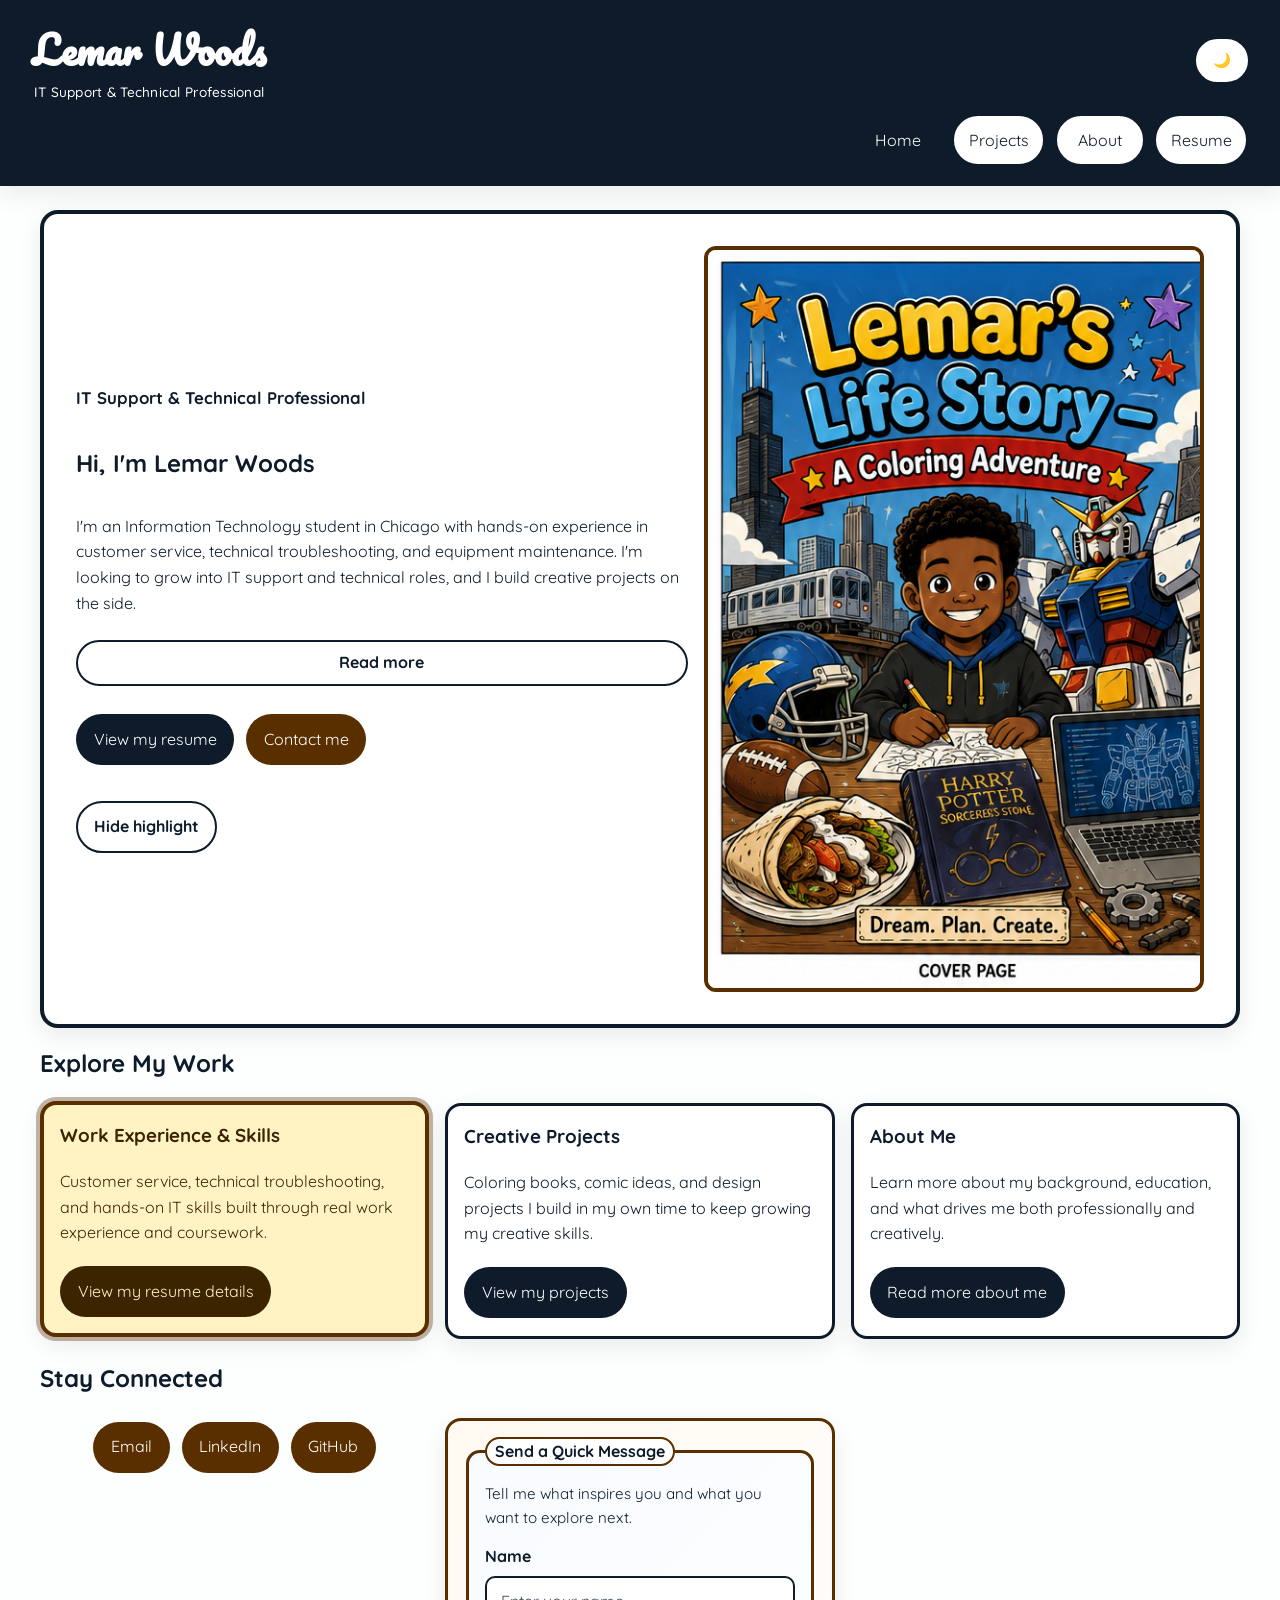
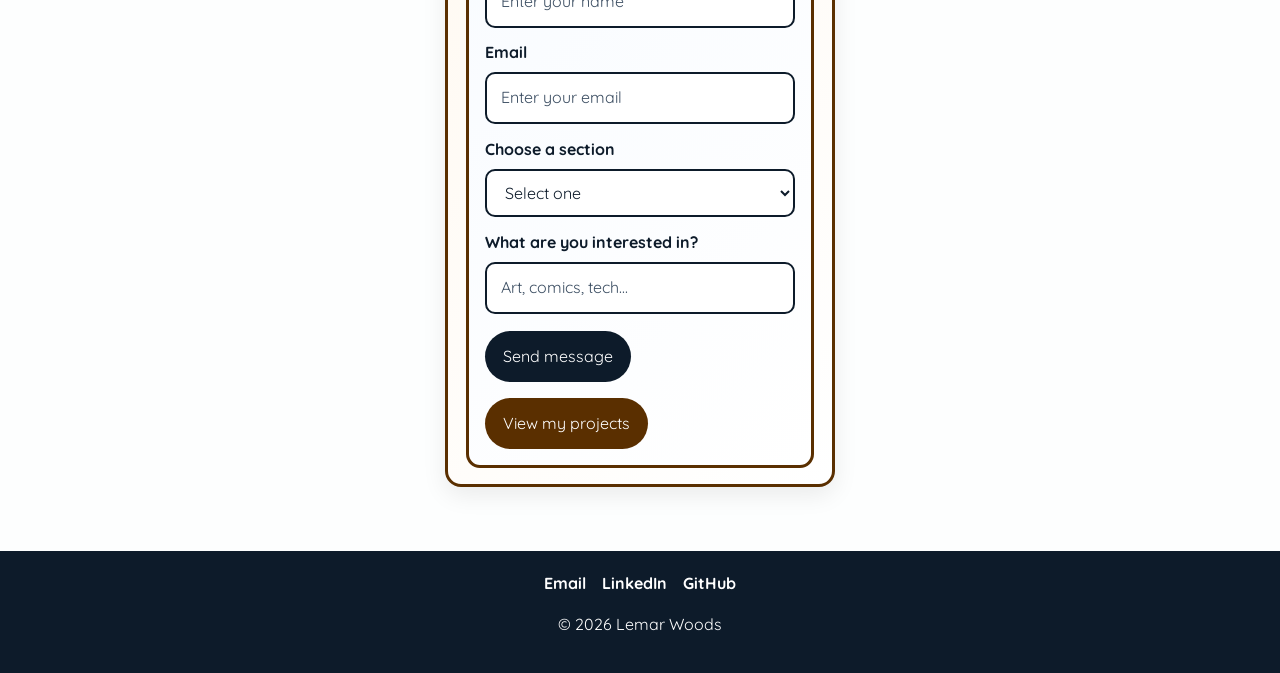
<file: index.html>
<!DOCTYPE html>
<!-- Updated: 2026-08-10 for WAVE accessibility fixes -->
<html lang="en" dir="ltr">

<head>
    <meta charset="UTF-8">
    <meta name="viewport" content="width=device-width, initial-scale=1.0">
    <meta name="description"
        content="Lemar Woods is an Information Technology student and technical professional with hands-on experience in troubleshooting, customer service, and creative project work.">
    <title>Home | Lemar Woods</title>
    <link rel="preconnect" href="https://fonts.googleapis.com">
    <link rel="preconnect" href="https://fonts.gstatic.com" crossorigin>
    <link href="https://fonts.googleapis.com/css2?family=Pacifico&family=Quicksand:wght@400;500;700&display=swap"
        rel="stylesheet">
    <link rel="stylesheet" href="./assets/css/style.css">
</head>

<body>
    <a class="skip-link" href="#main-content-title">Skip to main content</a>
    <div class="page">
        <header class="site-header">
            <div class="header-row">
                <a class="site-brand" href="index.html">
                    Lemar Woods
                    <span class="site-brand__subtitle">IT Support &amp; Technical Professional</span>
                </a>
                <div class="header-actions">
                    <button class="theme-toggle" type="button" aria-label="Switch to dark mode"
                        aria-pressed="false">🌙</button>
                    <button class="nav-toggle" type="button" aria-label="Toggle navigation"
                        aria-expanded="false">Menu</button>
                </div>
            </div>
            <nav class="top-nav" aria-label="Main navigation" aria-hidden="true">
                <a href="index.html" class="nav-box" aria-current="page">Home</a>
                <a href="pages/projects.html" class="nav-box">Projects</a>
                <a href="pages/about.html" class="nav-box">About</a>
                <a href="./assets/documents/Lemar-Woods-Resume.pdf" class="nav-box" target="_blank"
                    rel="noopener noreferrer">Resume</a>
            </nav>
        </header>

        <main id="main-content">
            <section class="hero" aria-labelledby="main-content-title">
                <div class="hero-content">
                    <p class="tagline">IT Support &amp; Technical Professional</p>
                    <h1 id="main-content-title" tabindex="-1">Hi, I'm Lemar Woods</h1>
                    <p>
                        I'm an Information Technology student in Chicago with hands-on experience in customer
                        service, technical troubleshooting, and equipment maintenance. I'm looking to grow into
                        IT support and technical roles, and I build creative projects on the side.
                    </p>
                    <button id="home-story-toggle" class="read-more-toggle" type="button" aria-expanded="false">Read
                        more</button>
                    <div id="home-story" class="read-more-content" hidden>
                        <p>
                            I'm focused, dependable, and quick to learn new tools and systems. I care about clear
                            communication, solving problems methodically, and following through until the job is
                            done right.
                        </p>
                    </div>
                    <div class="hero-actions">
                        <a class="btn" href="./assets/documents/Lemar-Woods-Resume.pdf" target="_blank"
                            rel="noopener noreferrer">View my resume</a>
                        <a class="btn btn--secondary" href="mailto:Lemarws@gmail.com">Contact me</a>
                    </div>
                    <button class="toggle-highlight" type="button" aria-pressed="false">Toggle highlight</button>

                </div>
                <img src="./assets/images/Lemars_Life_Story_Cover_Page.png"
                    alt="Cover image for Lemar's Life Story coloring book featuring a creative storybook design"
                    loading="lazy" decoding="async">
            </section>

            <section class="content-grid" aria-labelledby="explore-heading">
                <h2 id="explore-heading">Explore My Work</h2>
                <article class="card">
                    <h3>Work Experience &amp; Skills</h3>
                    <p>
                        Customer service, technical troubleshooting, and hands-on IT skills built through real work
                        experience and coursework.
                    </p>
                    <a class="btn" href="./pages/about.html#skills-resume">View my resume details</a>
                </article>

                <article class="card">
                    <h3>Creative Projects</h3>
                    <p>
                        Coloring books, comic ideas, and design projects I build in my own time to keep growing my
                        creative skills.
                    </p>
                    <a class="btn" href="./pages/projects.html">View my projects</a>
                </article>

                <article class="card">
                    <h3>About Me</h3>
                    <p>
                        Learn more about my background, education, and what drives me both professionally and
                        creatively.
                    </p>
                    <a class="btn" href="./pages/about.html">Read more about me</a>
                </article>
            </section>

            <section class="content-grid home-connect" aria-labelledby="connect-heading">
                <h2 id="connect-heading">Stay Connected</h2>
                <ul class="contact-links">
                    <li><a class="btn btn--secondary" href="mailto:Lemarws@gmail.com">Email</a></li>
                    <li><a class="btn btn--secondary" href="https://www.linkedin.com/in/lemar-woods-589570196"
                            target="_blank" rel="noopener noreferrer">LinkedIn</a></li>
                    <li><a class="btn btn--secondary" href="https://github.com/Lwoods05" target="_blank"
                            rel="noopener noreferrer">GitHub</a></li>
                </ul>
                <article class="card home-connect__card">
                    <form class="about-form" action="#" method="post" novalidate>
                        <fieldset class="about-fieldset">
                            <legend>Send a Quick Message</legend>
                            <p class="about-help-text">Tell me what inspires you and what you want to explore next.</p>

                            <div class="about-form-group">
                                <label class="about-label" for="home-name">Name</label>
                                <input type="text" id="home-name" name="name" placeholder="Enter your name"
                                    class="about-input" aria-describedby="home-name-error" autocomplete="name" required>
                                <p id="home-name-error" class="error-message" role="alert" hidden>Please enter your
                                    name.</p>
                            </div>

                            <div class="about-form-group">
                                <label class="about-label" for="home-email">Email</label>
                                <input type="email" id="home-email" name="email" placeholder="Enter your email"
                                    class="about-input" aria-describedby="home-email-error" autocomplete="email"
                                    inputmode="email" required>
                                <p id="home-email-error" class="error-message" role="alert" hidden>Please enter a valid
                                    email address.</p>
                            </div>

                            <div class="about-form-group">
                                <label class="about-label" for="home-section">Choose a section</label>
                                <select id="home-section" name="section" class="about-input"
                                    aria-describedby="home-section-error" required>
                                    <option value="">Select one</option>
                                    <option value="projects">Projects</option>
                                    <option value="about">About</option>
                                </select>
                                <p id="home-section-error" class="error-message" role="alert" hidden>Please choose a
                                    section.</p>
                            </div>

                            <div class="about-form-group">
                                <label class="about-label" for="home-interest">What are you interested in?</label>
                                <input type="text" id="home-interest" name="interest" placeholder="Art, comics, tech..."
                                    class="about-input" aria-describedby="home-interest-error" required>
                                <p id="home-interest-error" class="error-message" role="alert" hidden>Please enter your
                                    interest.</p>
                            </div>

                            <div class="about-actions">
                                <button type="submit" class="btn">Send message</button>
                                <a class="btn btn--secondary" href="./pages/projects.html">View my projects</a>
                            </div>
                        </fieldset>
                    </form>
                </article>
            </section>

        </main>

        <footer>
            <ul class="footer-contact">
                <li><a href="mailto:Lemarws@gmail.com">Email</a></li>
                <li><a href="https://www.linkedin.com/in/lemar-woods-589570196" target="_blank"
                        rel="noopener noreferrer">LinkedIn</a></li>
                <li><a href="https://github.com/Lwoods05" target="_blank" rel="noopener noreferrer">GitHub</a></li>
            </ul>
            <p>&copy; <span id="current-year"></span> Lemar Woods</p>
            <button class="back-to-top" type="button" aria-label="Back to top" hidden>Back to top ↑</button>
        </footer>
    </div>
    <script src="./assets/js/site.js"></script>
</body>

</html>
</file>
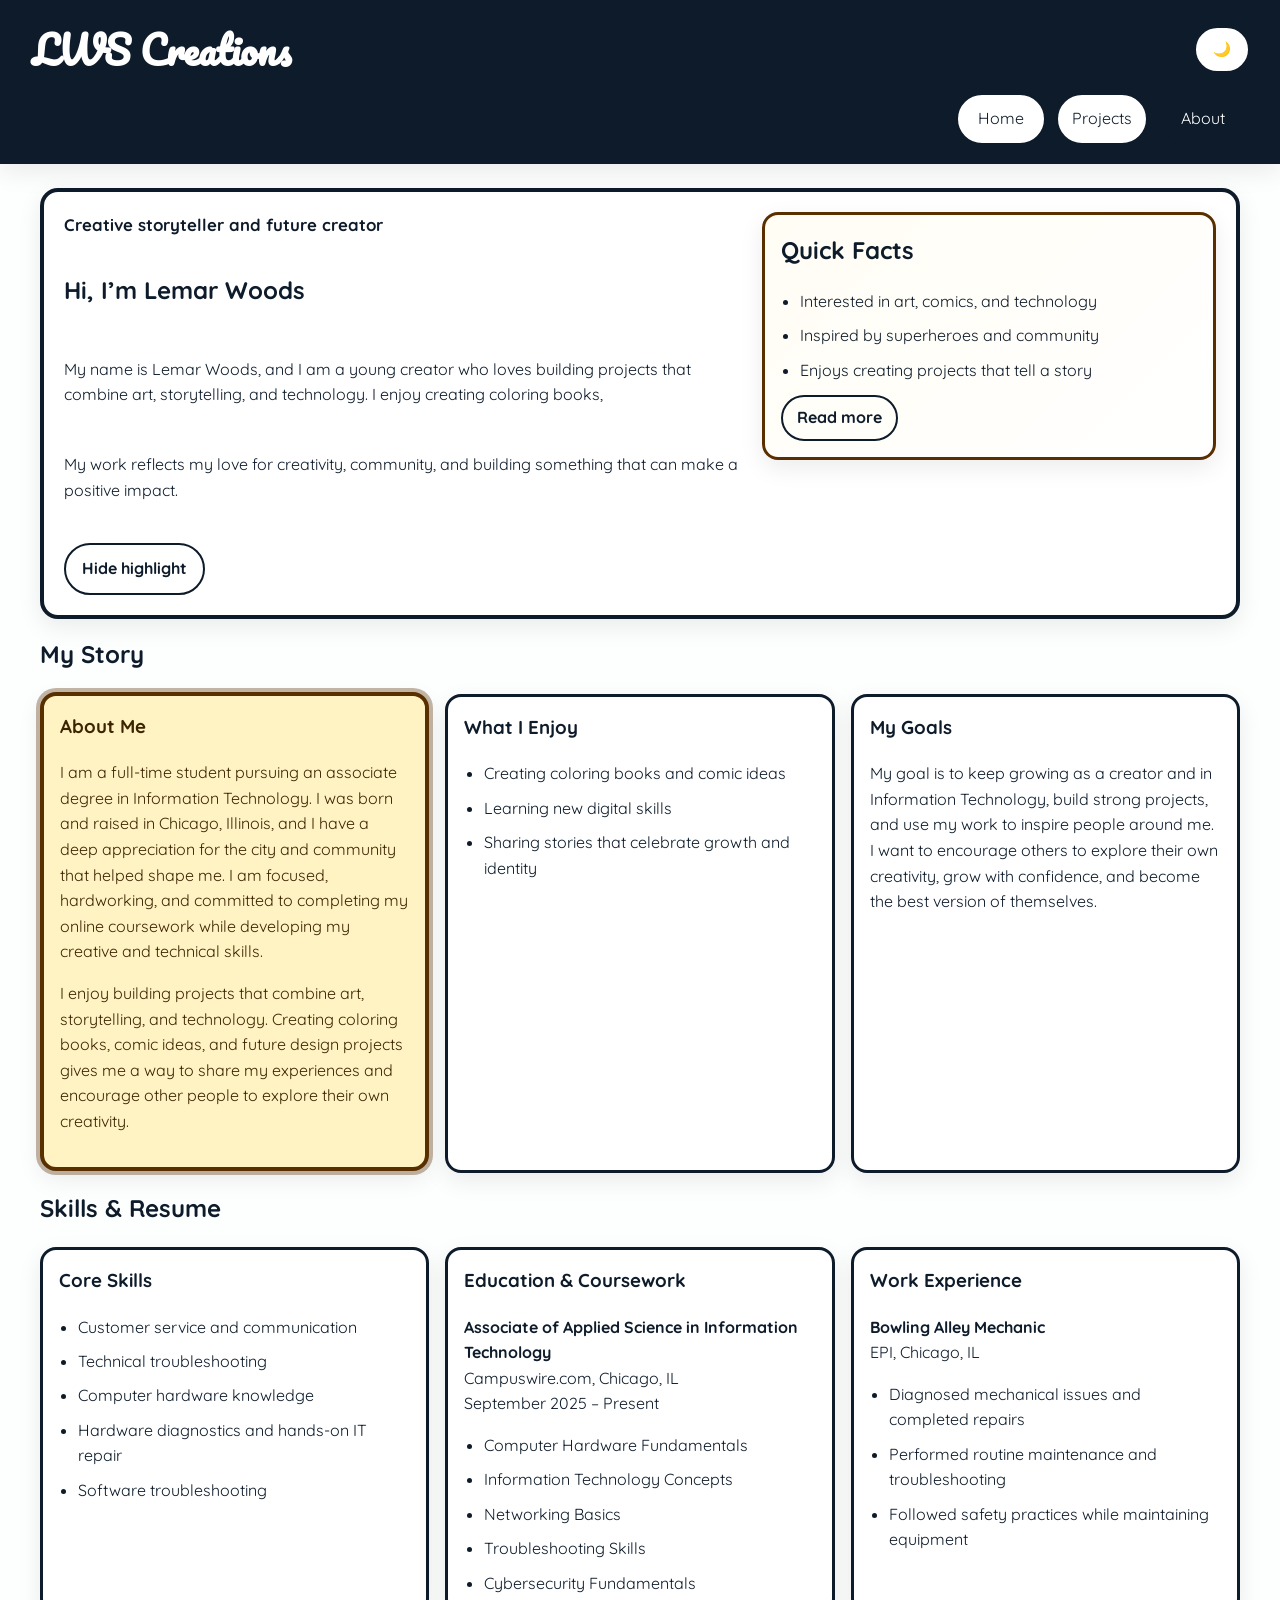
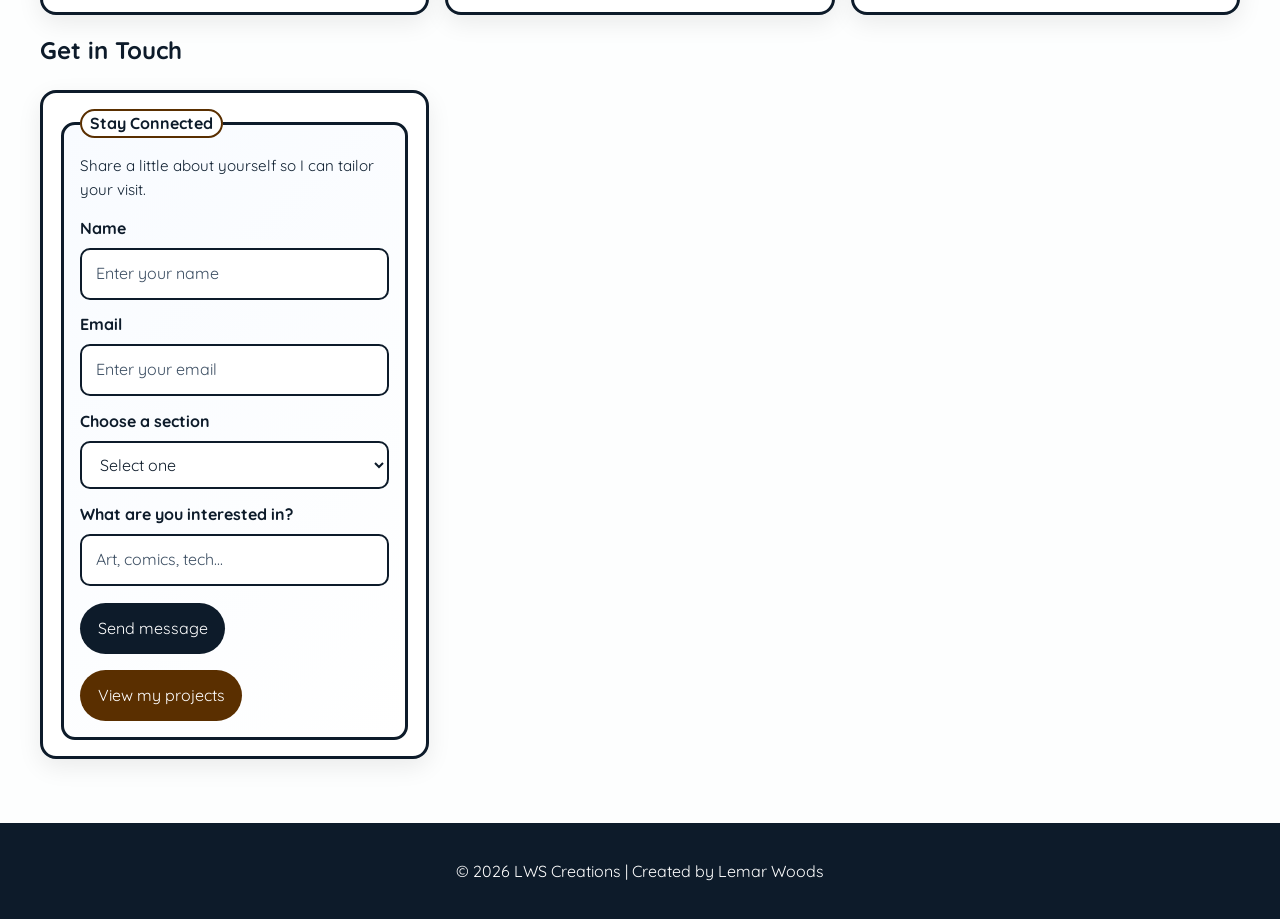
<file: about.html>
<!DOCTYPE html>
<!-- Updated: 2026-08-10 v2 -->
<html lang="en" dir="ltr">

<head>
    <meta charset="UTF-8">
    <meta name="viewport" content="width=device-width, initial-scale=1.0">
    <meta name="description"
        content="Learn more about Lemar Woods, his creative journey, and the ideas behind LWS Creations.">
    <title>About Me | LWS Creations</title>
    <link rel="preconnect" href="https://fonts.googleapis.com">
    <link rel="preconnect" href="https://fonts.gstatic.com" crossorigin>
    <link href="https://fonts.googleapis.com/css2?family=Pacifico&family=Quicksand:wght@400;500;700&display=swap"
        rel="stylesheet">
    <link rel="stylesheet" href="./assets/css/style.css">
</head>

<body>
    <a class="skip-link" href="#main-content-title">Skip to main content</a>
    <div class="page">
        <header class="site-header">
            <div class="header-row">
                <span class="site-brand">LWS Creations</span>
                <div class="header-actions">
                    <button class="theme-toggle" type="button" aria-label="Switch to dark mode"
                        aria-pressed="false">🌙</button>
                    <button class="nav-toggle" type="button" aria-label="Toggle navigation"
                        aria-expanded="false">Menu</button>
                </div>
            </div>
            <nav class="top-nav" aria-label="Main navigation" aria-hidden="true">
                <a href="index.html" class="nav-box">Home</a>
                <a href="projects.html" class="nav-box">Projects</a>
                <a href="about.html" class="nav-box" aria-current="page">About</a>
            </nav>
        </header>
        <main id="main-content">
            <section class="about-hero" aria-labelledby="main-content-title">
                <div class="about-hero__content">
                    <p class="tagline">Creative storyteller and future creator</p>
                    <h1 id="main-content-title" tabindex="-1">Hi, I’m Lemar Woods</h1>
                    <p>
                        My name is Lemar Woods, and I am a young creator who loves building projects that combine art,
                        storytelling, and technology. I enjoy creating coloring books,
                    </p>
                    <p>
                        My work reflects my love for creativity, community, and building something that can make a
                        positive impact.
                    </p>

                    <button class="toggle-highlight" type="button" aria-pressed="false">Toggle highlight</button>
                </div>

                <div class="about-card about-card--accent">
                    <h2>Quick Facts</h2>
                    <ul class="about-list">
                        <li>Interested in art, comics, and technology</li>
                        <li>Inspired by superheroes and community</li>
                        <li>Enjoys creating projects that tell a story</li>
                    </ul>
                    <button id="about-facts-toggle" class="read-more-toggle" type="button" aria-expanded="false">Read
                        more</button>
                    <div id="about-facts" class="read-more-content" hidden>
                        <p>
                            I am always learning how to blend creativity with practical digital skills so my ideas can
                            grow into meaningful projects and experiences.
                        </p>
                    </div>
                </div>
            </section>

            <section class="about-grid" aria-labelledby="story-heading">
                <h2 id="story-heading">My Story</h2>
                <article class="about-card">
                    <h3>About Me</h3>
                    <p>
                        I am a full-time student pursuing an associate degree in Information Technology. I was born
                        and raised in Chicago, Illinois, and I have a deep appreciation for the city and community
                        that helped shape me. I am focused, hardworking, and committed to completing my online
                        coursework while developing my creative and technical skills.
                    </p>
                    <p>
                        I enjoy building projects that combine art, storytelling, and technology. Creating coloring
                        books, comic ideas, and future design projects gives me a way to share my experiences and
                        encourage other people to explore their own creativity.
                    </p>
                </article>

                <article class="about-card">
                    <h3>What I Enjoy</h3>
                    <ul class="about-list">
                        <li>Creating coloring books and comic ideas</li>
                        <li>Learning new digital skills</li>
                        <li>Sharing stories that celebrate growth and identity</li>
                    </ul>
                </article>

                <article class="about-card">
                    <h3>My Goals</h3>
                    <p>
                        My goal is to keep growing as a creator and in Information Technology, build strong projects,
                        and use my work to inspire people around me. I want to encourage others to explore their own
                        creativity, grow with confidence, and become the best version of themselves.
                    </p>
                </article>
            </section>

            <section id="skills-resume" class="about-grid resume-grid" aria-labelledby="skills-resume-heading">
                <h2 id="skills-resume-heading">Skills &amp; Resume</h2>
                <article class="about-card">
                    <h3>Core Skills</h3>
                    <ul class="about-list">
                        <li>Customer service and communication</li>
                        <li>Technical troubleshooting</li>
                        <li>Computer hardware knowledge</li>
                        <li>Hardware diagnostics and hands-on IT repair</li>
                        <li>Software troubleshooting</li>
                    </ul>
                </article>

                <article class="about-card">
                    <h3>Education &amp; Coursework</h3>
                    <p><strong>Associate of Applied Science in Information Technology</strong><br>
                        Campuswire.com, Chicago, IL<br>
                        September 2025 &ndash; Present</p>
                    <ul class="about-list">
                        <li>Computer Hardware Fundamentals</li>
                        <li>Information Technology Concepts</li>
                        <li>Networking Basics</li>
                        <li>Troubleshooting Skills</li>
                        <li>Cybersecurity Fundamentals</li>
                    </ul>
                </article>

                <article class="about-card">
                    <h3>Work Experience</h3>
                    <p><strong>Bowling Alley Mechanic</strong><br>
                        EPI, Chicago, IL</p>
                    <ul class="about-list">
                        <li>Diagnosed mechanical issues and completed repairs</li>
                        <li>Performed routine maintenance and troubleshooting</li>
                        <li>Followed safety practices while maintaining equipment</li>
                    </ul>
                </article>
            </section>

            <section class="about-grid" aria-labelledby="connect-section-heading">
                <h2 id="connect-section-heading">Get in Touch</h2>
                <article class="about-card">
                    <form class="about-form" action="#" method="post" novalidate>
                        <fieldset class="about-fieldset">
                            <legend>Stay Connected</legend>
                            <p class="about-help-text">Share a little about yourself so I can tailor your visit.</p>
                            <div class="about-form-group">
                                <label class="about-label" for="name">Name</label>
                                <input type="text" id="name" name="name" placeholder="Enter your name"
                                    class="about-input" aria-describedby="name-error" autocomplete="name" required>
                                <p id="name-error" class="error-message" role="alert" hidden>Please enter your name.</p>
                            </div>
                            <div class="about-form-group">
                                <label class="about-label" for="email">Email</label>
                                <input type="email" id="email" name="email" placeholder="Enter your email"
                                    class="about-input" aria-describedby="email-error" autocomplete="email"
                                    inputmode="email" required>
                                <p id="email-error" class="error-message" role="alert" hidden>Please enter a valid email
                                    address.</p>
                            </div>
                            <div class="about-form-group">
                                <label class="about-label" for="section">Choose a section</label>
                                <select id="section" name="section" class="about-input" aria-describedby="section-error"
                                    required>
                                    <option value="">Select one</option>
                                    <option value="projects">Projects</option>
                                    <option value="about">About</option>
                                    <option value="skills-resume">Skills &amp; Resume</option>
                                </select>
                                <p id="section-error" class="error-message" role="alert" hidden>Please choose a section.
                                </p>
                            </div>
                            <div class="about-form-group">
                                <label class="about-label" for="interest">What are you interested in?</label>
                                <input type="text" id="interest" name="interest" placeholder="Art, comics, tech..."
                                    class="about-input" aria-describedby="interest-error" required>
                                <p id="interest-error" class="error-message" role="alert" hidden>Please enter your
                                    interest.</p>
                            </div>
                            <div class="about-actions">
                                <button type="submit" class="btn">Send message</button>
                                <a class="btn btn--secondary" href="./projects.html">View my projects</a>
                            </div>
                        </fieldset>
                    </form>
                </article>
            </section>
        </main>

        <footer>
            <p>&copy; <span id="current-year"></span> LWS Creations | Created by Lemar Woods</p>
            <button class="back-to-top" type="button" aria-label="Back to top" hidden>Back to top ↑</button>
        </footer>
    </div>
    <script src="./assets/js/site.js"></script>
</body>

</html>
</file>
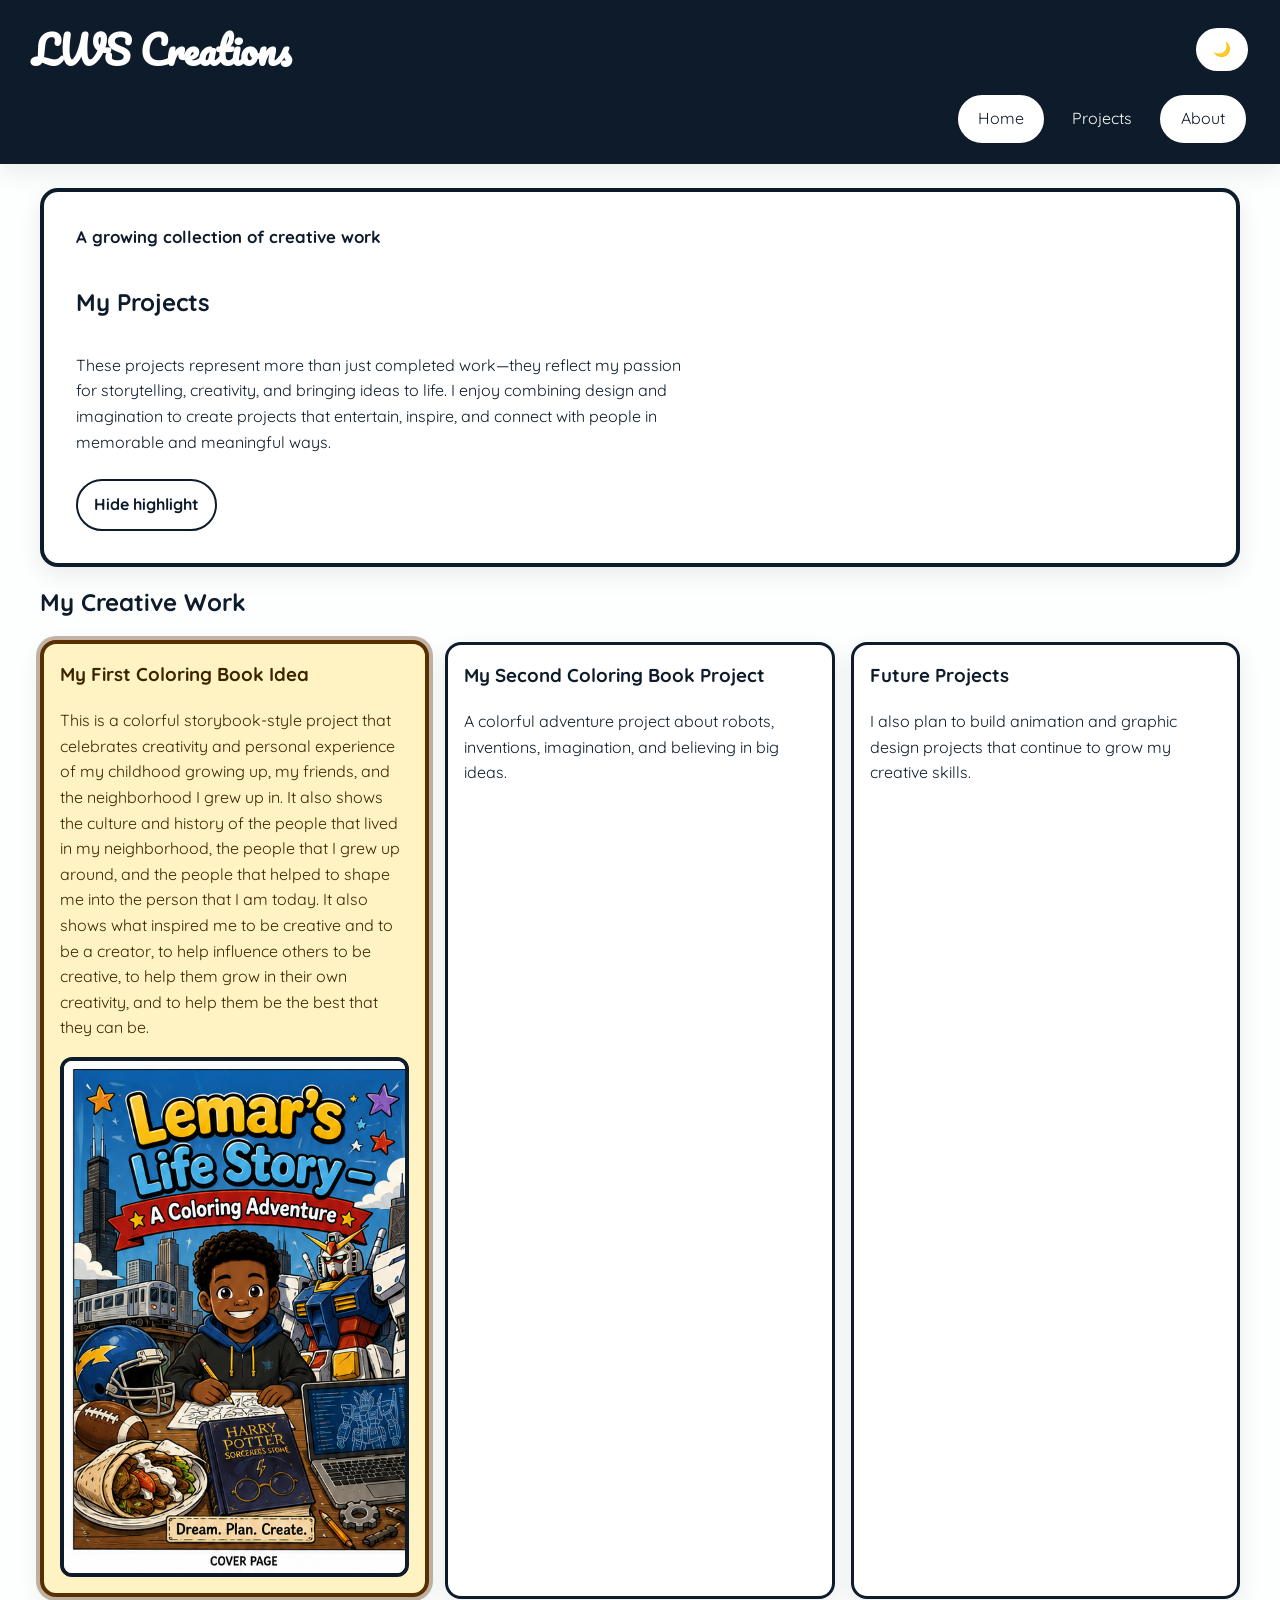
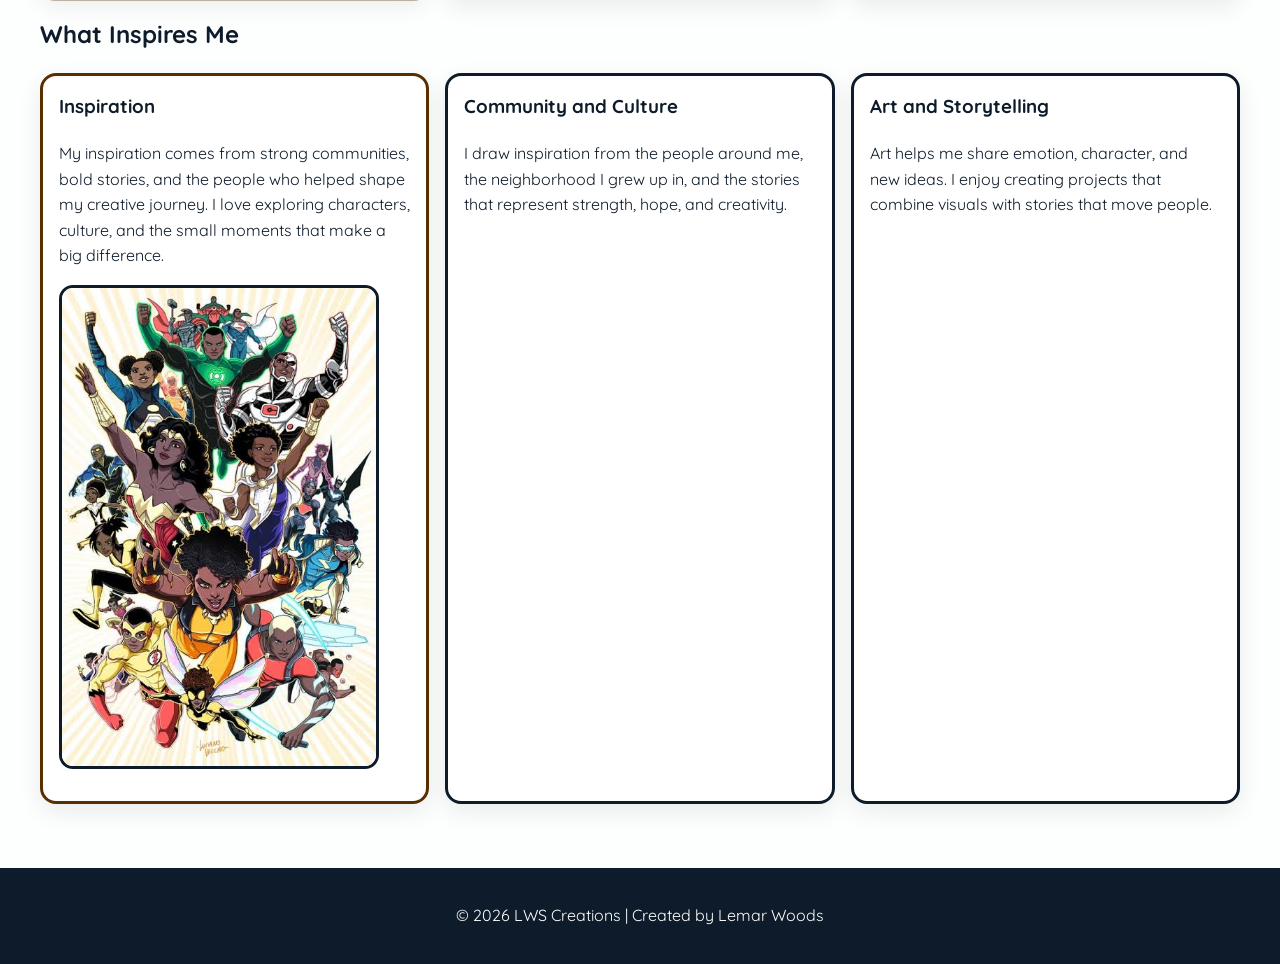
<file: projects.html>
<!DOCTYPE html>
<!-- Updated: 2026-08-10 v2 -->
<html lang="en" dir="ltr">

<head>
    <meta charset="UTF-8">
    <meta name="viewport" content="width=device-width, initial-scale=1.0">
    <meta name="description" content="A collection of Lemar Woods' creative projects, stories, and future ideas.">
    <title>My Projects | LWS Creations</title>
    <link rel="preconnect" href="https://fonts.googleapis.com">
    <link rel="preconnect" href="https://fonts.gstatic.com" crossorigin>
    <link href="https://fonts.googleapis.com/css2?family=Pacifico&family=Quicksand:wght@400;500;700&display=swap"
        rel="stylesheet">
    <link rel="stylesheet" href="./assets/css/style.css">
</head>

<body>
    <a class="skip-link" href="#main-content-title">Skip to main content</a>
    <div class="page">
        <header class="site-header">
            <div class="header-row">
                <span class="site-brand">LWS Creations</span>
                <div class="header-actions">
                    <button class="theme-toggle" type="button" aria-label="Switch to dark mode"
                        aria-pressed="false">🌙</button>
                    <button class="nav-toggle" type="button" aria-label="Toggle navigation"
                        aria-expanded="false">Menu</button>
                </div>
            </div>
            <nav class="top-nav" aria-label="Main navigation" aria-hidden="true">
                <a href="index.html" class="nav-box">Home</a>
                <a href="projects.html" class="nav-box" aria-current="page">Projects</a>
                <a href="about.html" class="nav-box">About</a>
            </nav>
        </header>

        <main id="main-content">

            <section class="hero" aria-labelledby="main-content-title">

                <div class="hero-content">

                    <p class="tagline">
                        A growing collection of creative work
                    </p>

                    <h1 id="main-content-title" tabindex="-1">
                        My Projects
                    </h1>

                    <p>
                        These projects represent more than just completed work—they reflect my passion for storytelling,
                        creativity, and bringing ideas to life. I enjoy combining design and imagination to create
                        projects that entertain, inspire, and connect with people in memorable and meaningful ways.
                    </p>

                    <button class="toggle-highlight" type="button" aria-pressed="false">Toggle highlight</button>

                </div>

            </section>


            <section class="content-grid" aria-labelledby="work-heading">
                <h2 id="work-heading">My Creative Work</h2>

                <article class="card">

                    <h3>
                        My First Coloring Book Idea
                    </h3>

                    <p>
                        This is a colorful storybook-style project that celebrates creativity and personal experience of
                        my childhood growing up, my friends, and the neighborhood I grew up in. It also shows the
                        culture
                        and history of the people that lived in my neighborhood, the people that I grew up around, and
                        the
                        people that helped to shape me into the person that I am today. It also shows what inspired me
                        to
                        be creative and to be a creator, to help influence others to be creative, to help them grow in
                        their own creativity, and to help them be the best that they can be.
                    </p>

                    <img src="./assets/images/Lemars_Life_Story_Cover_Page.png"
                        alt="Cover image for Lemar's Life Story coloring book featuring a creative storybook design"
                        loading="lazy" decoding="async">

                </article>


                <article class="card">

                    <h3>
                        My Second Coloring Book Project
                    </h3>

                    <p>
                        A colorful adventure project about robots, inventions, imagination, and believing in big ideas.
                    </p>

                </article>


                <article class="card">

                    <h3>
                        Future Projects
                    </h3>

                    <p>
                        I also plan to build animation and graphic design projects that continue to grow my creative
                        skills.
                    </p>

                </article>

            </section>


            <section class="content-grid" aria-labelledby="inspiration-heading">
                <h2 id="inspiration-heading">What Inspires Me</h2>

                <article class="card">

                    <h3>
                        Inspiration
                    </h3>

                    <p>
                        My inspiration comes from strong communities, bold stories, and the people who helped shape
                        my creative journey. I love exploring characters, culture, and the small moments that make a
                        big difference.
                    </p>
                    <img class="project-image" src="./assets/images/black_super_heroes.jpg"
                        alt="Illustration of a diverse team of Black superheroes flying into action" loading="lazy"
                        decoding="async">

                </article>


                <article class="card">

                    <h3>
                        Community and Culture
                    </h3>

                    <p>
                        I draw inspiration from the people around me, the neighborhood I grew up in, and the stories
                        that represent strength, hope, and creativity.
                    </p>

                </article>


                <article class="card">

                    <h3>
                        Art and Storytelling
                    </h3>

                    <p>
                        Art helps me share emotion, character, and new ideas. I enjoy creating projects that combine
                        visuals with stories that move people.
                    </p>

                </article>

            </section>

        </main>


        <footer>

            <p>
                &copy; <span id="current-year"></span> LWS Creations | Created by Lemar Woods
            </p>

            <button class="back-to-top" type="button" aria-label="Back to top" hidden>Back to top ↑</button>

        </footer>

    </div>
    <script src="./assets/js/site.js"></script>
</body>

</html>
</file>
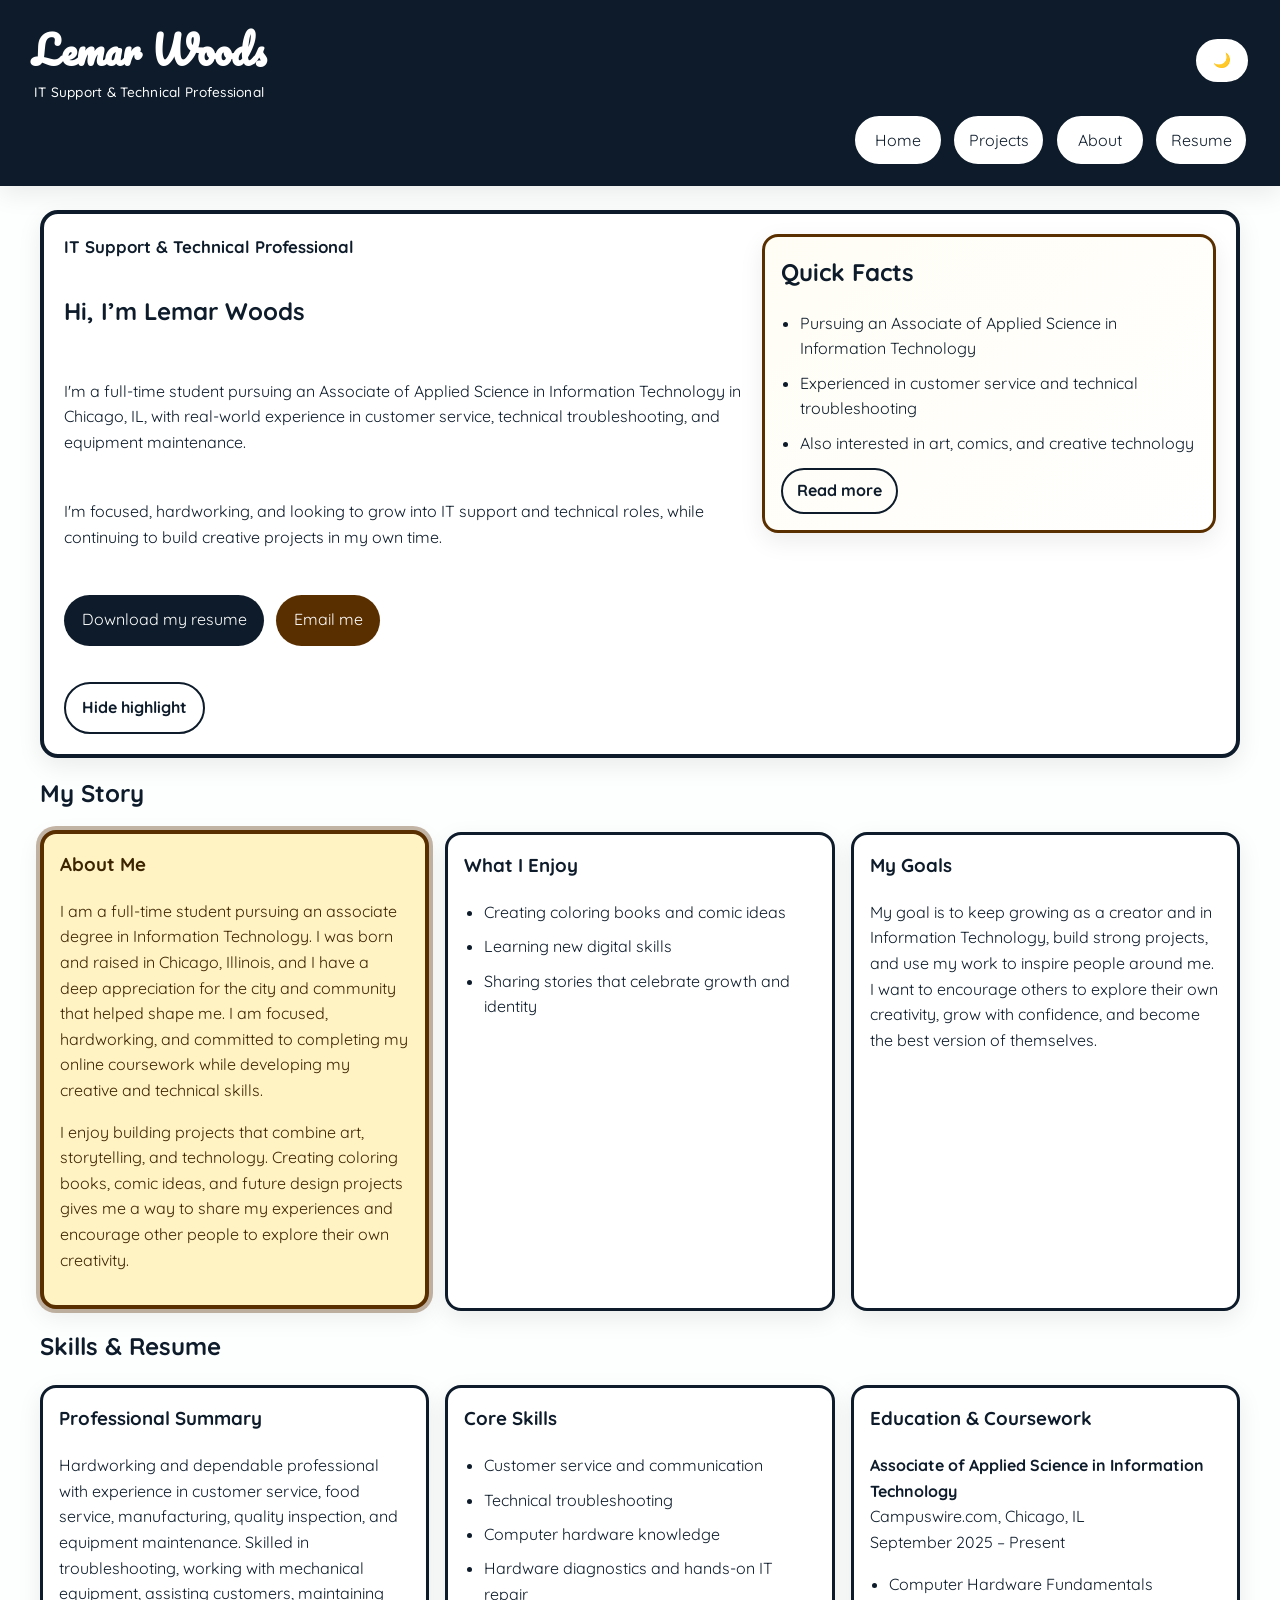
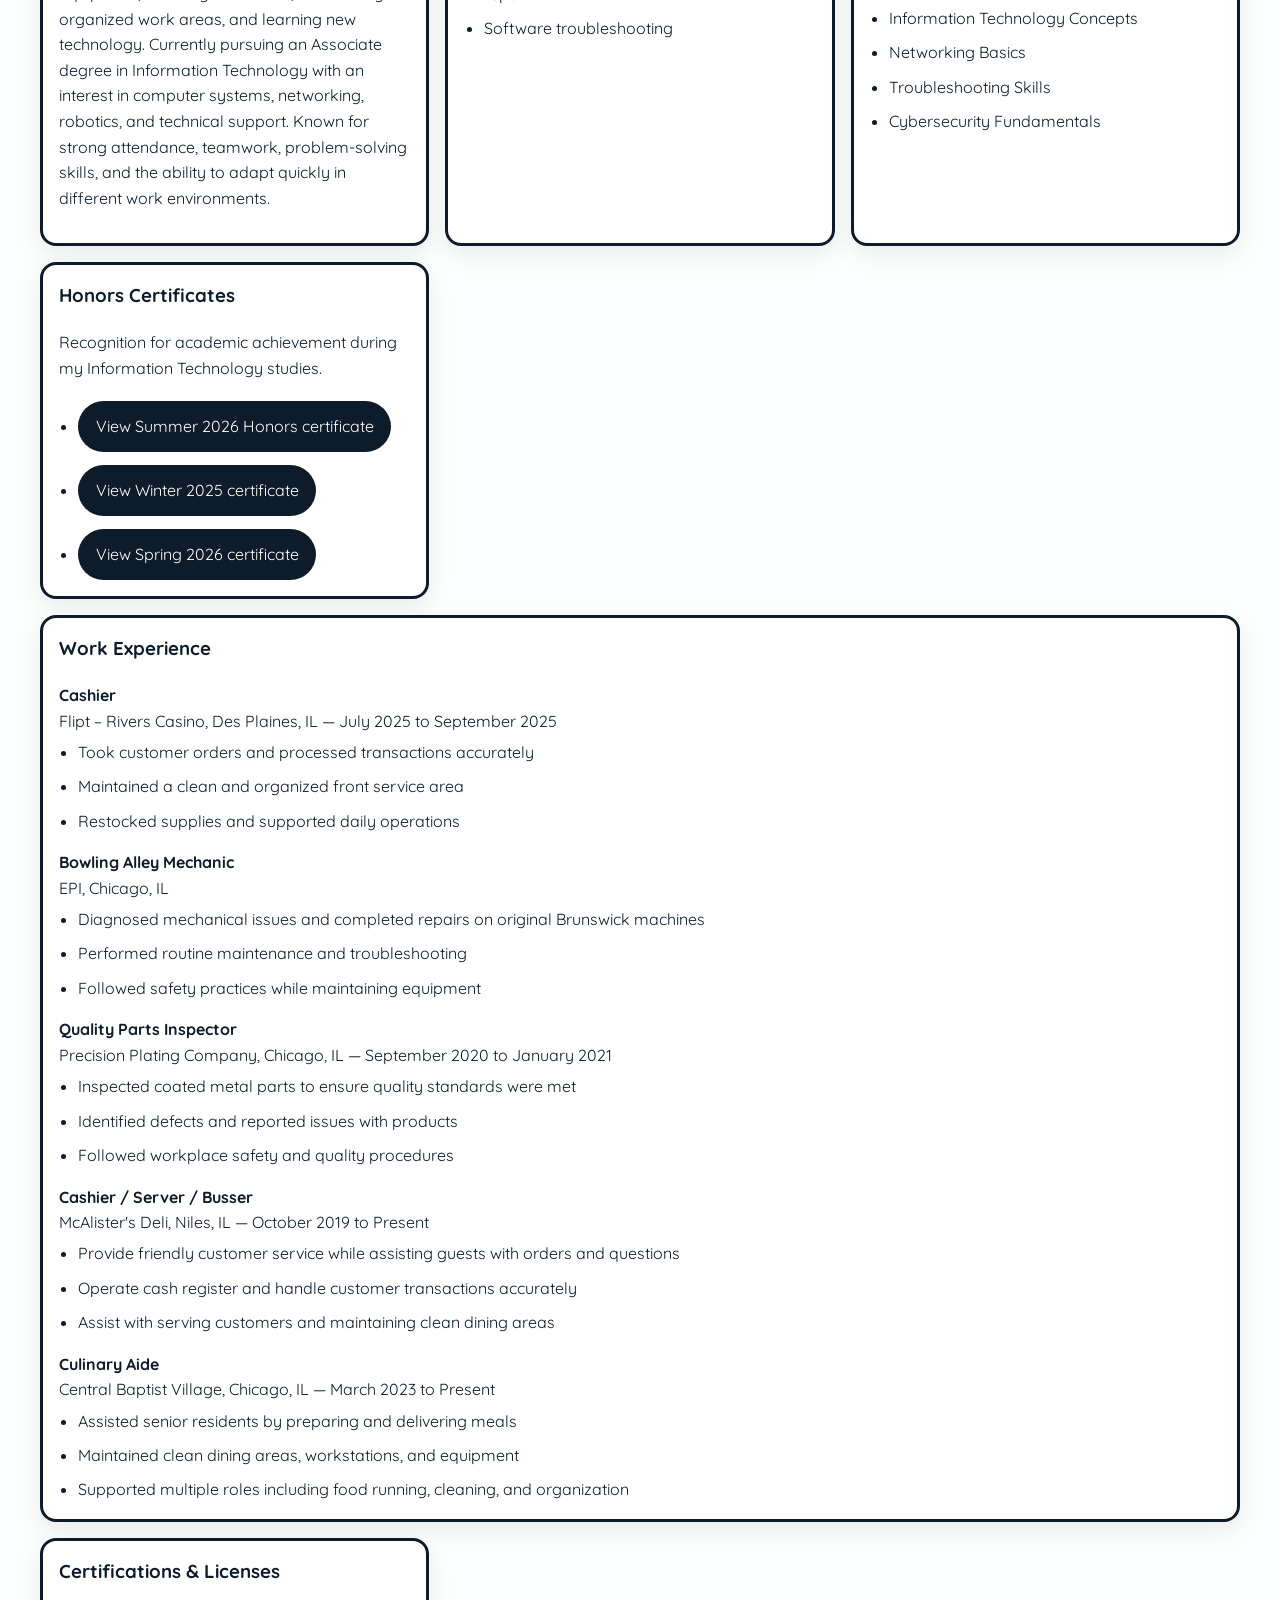
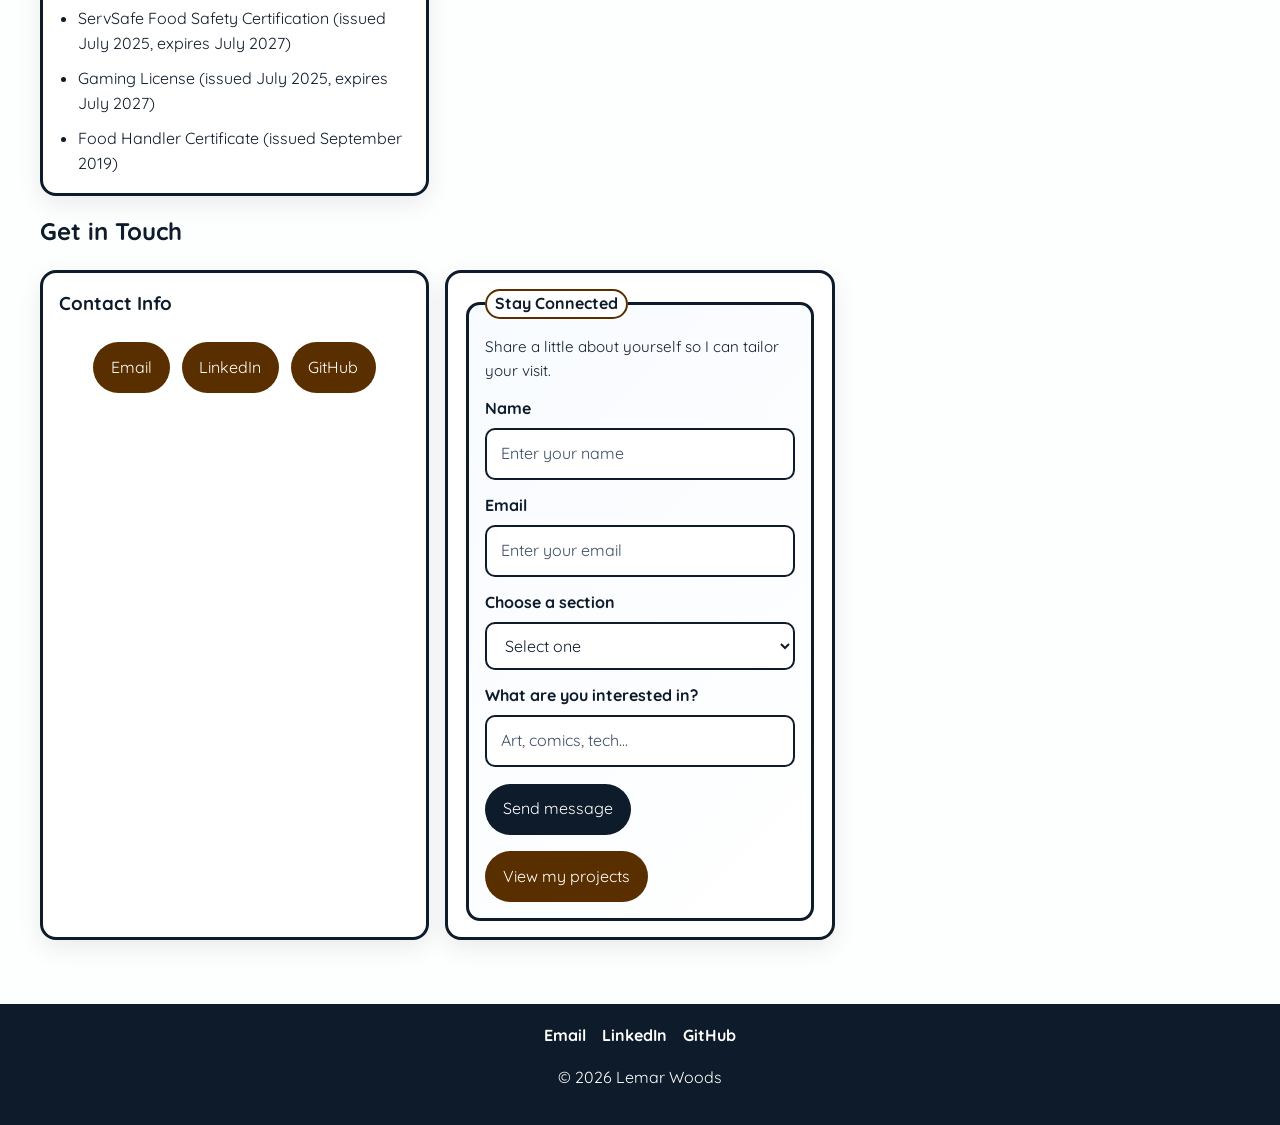
<file: pages/about.html>
<!DOCTYPE html>
<!-- Updated: 2026-08-10 v2 -->
<html lang="en" dir="ltr">

<head>
    <meta charset="UTF-8">
    <meta name="viewport" content="width=device-width, initial-scale=1.0">
    <meta name="description"
        content="Learn more about Lemar Woods: IT education, work experience, technical skills, and creative projects.">
    <title>About Me | Lemar Woods</title>
    <link rel="preconnect" href="https://fonts.googleapis.com">
    <link rel="preconnect" href="https://fonts.gstatic.com" crossorigin>
    <link href="https://fonts.googleapis.com/css2?family=Pacifico&family=Quicksand:wght@400;500;700&display=swap"
        rel="stylesheet">
    <link rel="stylesheet" href="../assets/css/style.css">
</head>

<body>
    <a class="skip-link" href="#main-content-title">Skip to main content</a>
    <div class="page">
        <header class="site-header">
            <div class="header-row">
                <a class="site-brand" href="../index.html">
                    Lemar Woods
                    <span class="site-brand__subtitle">IT Support &amp; Technical Professional</span>
                </a>
                <div class="header-actions">
                    <button class="theme-toggle" type="button" aria-label="Switch to dark mode"
                        aria-pressed="false">🌙</button>
                    <button class="nav-toggle" type="button" aria-label="Toggle navigation"
                        aria-expanded="false">Menu</button>
                </div>
            </div>
            <nav class="top-nav" aria-label="Main navigation" aria-hidden="true">
                <a href="../index.html" class="nav-box">Home</a>
                <a href="./projects.html" class="nav-box">Projects</a>
                <a href="./about.html" class="nav-box" aria-current="page">About</a>
                <a href="../assets/documents/Lemar-Woods-Resume.pdf" class="nav-box" target="_blank"
                    rel="noopener noreferrer">Resume</a>
            </nav>
        </header>
        <main id="main-content">
            <section class="about-hero" aria-labelledby="main-content-title">
                <div class="about-hero__content">
                    <p class="tagline">IT Support &amp; Technical Professional</p>
                    <h1 id="main-content-title" tabindex="-1">Hi, I’m Lemar Woods</h1>
                    <p>
                        I'm a full-time student pursuing an Associate of Applied Science in Information Technology in
                        Chicago, IL, with real-world experience in customer service, technical troubleshooting, and
                        equipment maintenance.
                    </p>
                    <p>
                        I'm focused, hardworking, and looking to grow into IT support and technical roles, while
                        continuing to build creative projects in my own time.
                    </p>

                    <div class="hero-actions">
                        <a class="btn" href="../assets/documents/Lemar-Woods-Resume.pdf" target="_blank"
                            rel="noopener noreferrer">Download my resume</a>
                        <a class="btn btn--secondary" href="mailto:Lemarws@gmail.com">Email me</a>
                    </div>

                    <button class="toggle-highlight" type="button" aria-pressed="false">Toggle highlight</button>
                </div>

                <div class="about-card about-card--accent">
                    <h2>Quick Facts</h2>
                    <ul class="about-list">
                        <li>Pursuing an Associate of Applied Science in Information Technology</li>
                        <li>Experienced in customer service and technical troubleshooting</li>
                        <li>Also interested in art, comics, and creative technology</li>
                    </ul>
                    <button id="about-facts-toggle" class="read-more-toggle" type="button" aria-expanded="false">Read
                        more</button>
                    <div id="about-facts" class="read-more-content" hidden>
                        <p>
                            I am always learning how to blend creativity with practical digital skills so my ideas can
                            grow into meaningful projects and experiences.
                        </p>
                    </div>
                </div>
            </section>

            <section class="about-grid" aria-labelledby="story-heading">
                <h2 id="story-heading">My Story</h2>
                <article class="about-card">
                    <h3>About Me</h3>
                    <p>
                        I am a full-time student pursuing an associate degree in Information Technology. I was born
                        and raised in Chicago, Illinois, and I have a deep appreciation for the city and community
                        that helped shape me. I am focused, hardworking, and committed to completing my online
                        coursework while developing my creative and technical skills.
                    </p>
                    <p>
                        I enjoy building projects that combine art, storytelling, and technology. Creating coloring
                        books, comic ideas, and future design projects gives me a way to share my experiences and
                        encourage other people to explore their own creativity.
                    </p>
                </article>

                <article class="about-card">
                    <h3>What I Enjoy</h3>
                    <ul class="about-list">
                        <li>Creating coloring books and comic ideas</li>
                        <li>Learning new digital skills</li>
                        <li>Sharing stories that celebrate growth and identity</li>
                    </ul>
                </article>

                <article class="about-card">
                    <h3>My Goals</h3>
                    <p>
                        My goal is to keep growing as a creator and in Information Technology, build strong projects,
                        and use my work to inspire people around me. I want to encourage others to explore their own
                        creativity, grow with confidence, and become the best version of themselves.
                    </p>
                </article>
            </section>

            <section id="skills-resume" class="about-grid resume-grid" aria-labelledby="skills-resume-heading">
                <h2 id="skills-resume-heading">Skills &amp; Resume</h2>

                <article class="about-card">
                    <h3>Professional Summary</h3>
                    <p>
                        Hardworking and dependable professional with experience in customer service, food service,
                        manufacturing, quality inspection, and equipment maintenance. Skilled in troubleshooting,
                        working with mechanical equipment, assisting customers, maintaining organized work areas, and
                        learning new technology. Currently pursuing an Associate degree in Information Technology
                        with an interest in computer systems, networking, robotics, and technical support. Known for
                        strong attendance, teamwork, problem-solving skills, and the ability to adapt quickly in
                        different work environments.
                    </p>
                </article>

                <article class="about-card">
                    <h3>Core Skills</h3>
                    <ul class="about-list">
                        <li>Customer service and communication</li>
                        <li>Technical troubleshooting</li>
                        <li>Computer hardware knowledge</li>
                        <li>Hardware diagnostics and hands-on IT repair</li>
                        <li>Software troubleshooting</li>
                    </ul>
                </article>

                <article class="about-card">
                    <h3>Education &amp; Coursework</h3>
                    <p><strong>Associate of Applied Science in Information Technology</strong><br>
                        Campuswire.com, Chicago, IL<br>
                        September 2025 &ndash; Present</p>
                    <ul class="about-list">
                        <li>Computer Hardware Fundamentals</li>
                        <li>Information Technology Concepts</li>
                        <li>Networking Basics</li>
                        <li>Troubleshooting Skills</li>
                        <li>Cybersecurity Fundamentals</li>
                    </ul>
                </article>

                <article class="about-card">
                    <h3>Honors Certificates</h3>
                    <p>Recognition for academic achievement during my Information Technology studies.</p>
                    <ul class="about-list">
                        <li><a class="btn" href="../assets/images/honors-list-certificate.pdf" target="_blank"
                                rel="noopener noreferrer">View Summer 2026 Honors certificate</a></li>
                        <li><a class="btn" href="../assets/images/lemar-woods-winter-2026-honors-certificate.pdf"
                                target="_blank" rel="noopener noreferrer">View Winter 2025 certificate</a></li>
                        <li><a class="btn" href="../assets/images/Spring%202026%20Hnors%20list.pdf" target="_blank"
                                rel="noopener noreferrer">View Spring 2026 certificate</a></li>
                    </ul>
                </article>

                <article class="about-card resume-grid__full">
                    <h3>Work Experience</h3>

                    <p><strong>Cashier</strong><br>
                        Flipt &ndash; Rivers Casino, Des Plaines, IL &mdash; July 2025 to September 2025</p>
                    <ul class="about-list">
                        <li>Took customer orders and processed transactions accurately</li>
                        <li>Maintained a clean and organized front service area</li>
                        <li>Restocked supplies and supported daily operations</li>
                    </ul>

                    <p><strong>Bowling Alley Mechanic</strong><br>
                        EPI, Chicago, IL</p>
                    <ul class="about-list">
                        <li>Diagnosed mechanical issues and completed repairs on original Brunswick machines</li>
                        <li>Performed routine maintenance and troubleshooting</li>
                        <li>Followed safety practices while maintaining equipment</li>
                    </ul>

                    <p><strong>Quality Parts Inspector</strong><br>
                        Precision Plating Company, Chicago, IL &mdash; September 2020 to January 2021</p>
                    <ul class="about-list">
                        <li>Inspected coated metal parts to ensure quality standards were met</li>
                        <li>Identified defects and reported issues with products</li>
                        <li>Followed workplace safety and quality procedures</li>
                    </ul>

                    <p><strong>Cashier / Server / Busser</strong><br>
                        McAlister's Deli, Niles, IL &mdash; October 2019 to Present</p>
                    <ul class="about-list">
                        <li>Provide friendly customer service while assisting guests with orders and questions</li>
                        <li>Operate cash register and handle customer transactions accurately</li>
                        <li>Assist with serving customers and maintaining clean dining areas</li>
                    </ul>

                    <p><strong>Culinary Aide</strong><br>
                        Central Baptist Village, Chicago, IL &mdash; March 2023 to Present</p>
                    <ul class="about-list">
                        <li>Assisted senior residents by preparing and delivering meals</li>
                        <li>Maintained clean dining areas, workstations, and equipment</li>
                        <li>Supported multiple roles including food running, cleaning, and organization</li>
                    </ul>
                </article>

                <article class="about-card">
                    <h3>Certifications &amp; Licenses</h3>
                    <ul class="about-list">
                        <li>ServSafe Food Safety Certification (issued July 2025, expires July 2027)</li>
                        <li>Gaming License (issued July 2025, expires July 2027)</li>
                        <li>Food Handler Certificate (issued September 2019)</li>
                    </ul>
                </article>
            </section>

            <section class="about-grid" aria-labelledby="connect-section-heading">
                <h2 id="connect-section-heading">Get in Touch</h2>
                <article class="about-card">
                    <h3>Contact Info</h3>
                    <ul class="contact-links">
                        <li><a class="btn btn--secondary" href="mailto:Lemarws@gmail.com">Email</a></li>
                        <li><a class="btn btn--secondary" href="https://www.linkedin.com/in/lemar-woods-589570196"
                                target="_blank" rel="noopener noreferrer">LinkedIn</a></li>
                        <li><a class="btn btn--secondary" href="https://github.com/Lwoods05" target="_blank"
                                rel="noopener noreferrer">GitHub</a></li>
                    </ul>
                </article>
                <article class="about-card">
                    <form class="about-form" action="#" method="post" novalidate>
                        <fieldset class="about-fieldset">
                            <legend>Stay Connected</legend>
                            <p class="about-help-text">Share a little about yourself so I can tailor your visit.</p>
                            <div class="about-form-group">
                                <label class="about-label" for="name">Name</label>
                                <input type="text" id="name" name="name" placeholder="Enter your name"
                                    class="about-input" aria-describedby="name-error" autocomplete="name" required>
                                <p id="name-error" class="error-message" role="alert" hidden>Please enter your name.</p>
                            </div>
                            <div class="about-form-group">
                                <label class="about-label" for="email">Email</label>
                                <input type="email" id="email" name="email" placeholder="Enter your email"
                                    class="about-input" aria-describedby="email-error" autocomplete="email"
                                    inputmode="email" required>
                                <p id="email-error" class="error-message" role="alert" hidden>Please enter a valid email
                                    address.</p>
                            </div>
                            <div class="about-form-group">
                                <label class="about-label" for="section">Choose a section</label>
                                <select id="section" name="section" class="about-input" aria-describedby="section-error"
                                    required>
                                    <option value="">Select one</option>
                                    <option value="projects">Projects</option>
                                    <option value="about">About</option>
                                    <option value="skills-resume">Skills &amp; Resume</option>
                                </select>
                                <p id="section-error" class="error-message" role="alert" hidden>Please choose a section.
                                </p>
                            </div>
                            <div class="about-form-group">
                                <label class="about-label" for="interest">What are you interested in?</label>
                                <input type="text" id="interest" name="interest" placeholder="Art, comics, tech..."
                                    class="about-input" aria-describedby="interest-error" required>
                                <p id="interest-error" class="error-message" role="alert" hidden>Please enter your
                                    interest.</p>
                            </div>
                            <div class="about-actions">
                                <button type="submit" class="btn">Send message</button>
                                <a class="btn btn--secondary" href="./projects.html">View my projects</a>
                            </div>
                        </fieldset>
                    </form>
                </article>
            </section>
        </main>

        <footer>
            <ul class="footer-contact">
                <li><a href="mailto:Lemarws@gmail.com">Email</a></li>
                <li><a href="https://www.linkedin.com/in/lemar-woods-589570196" target="_blank"
                        rel="noopener noreferrer">LinkedIn</a></li>
                <li><a href="https://github.com/Lwoods05" target="_blank" rel="noopener noreferrer">GitHub</a></li>
            </ul>
            <p>&copy; <span id="current-year"></span> Lemar Woods</p>
            <button class="back-to-top" type="button" aria-label="Back to top" hidden>Back to top ↑</button>
        </footer>
    </div>
    <script src="../assets/js/site.js"></script>
</body>

</html>
</file>
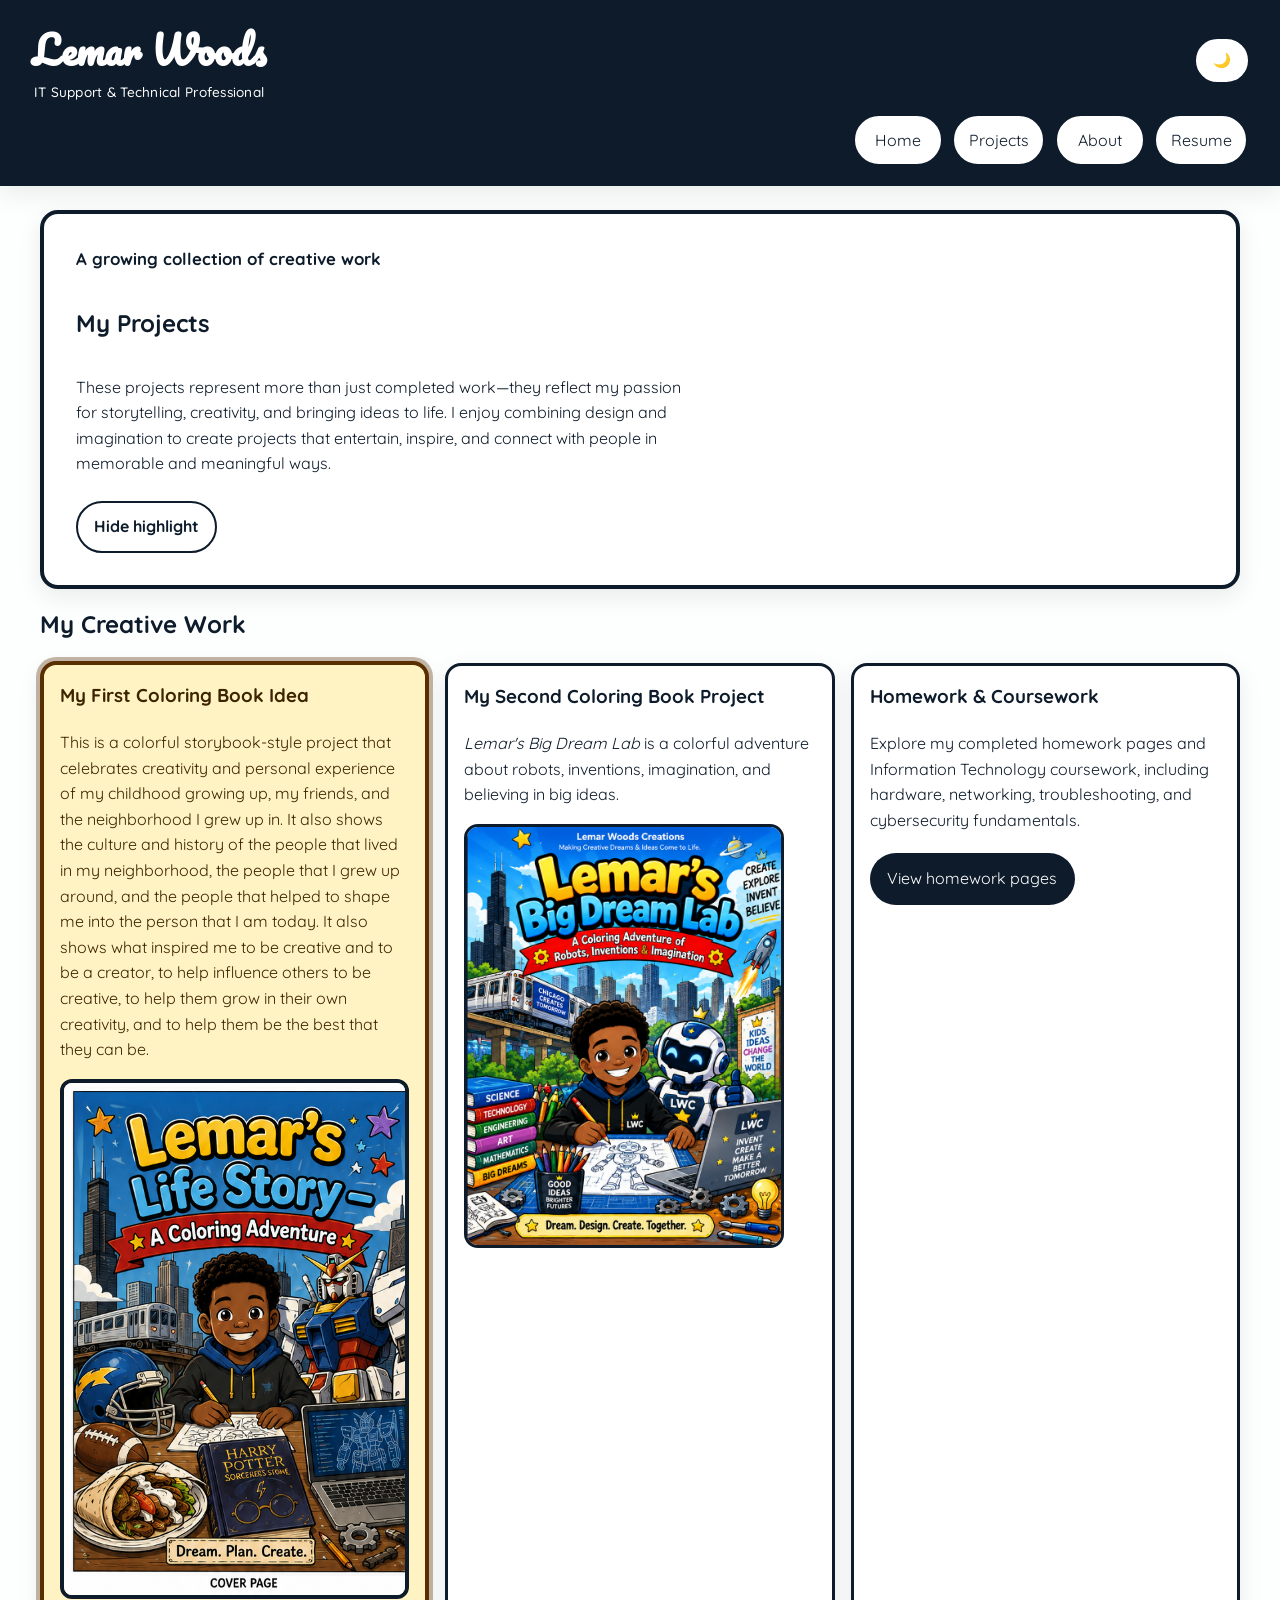
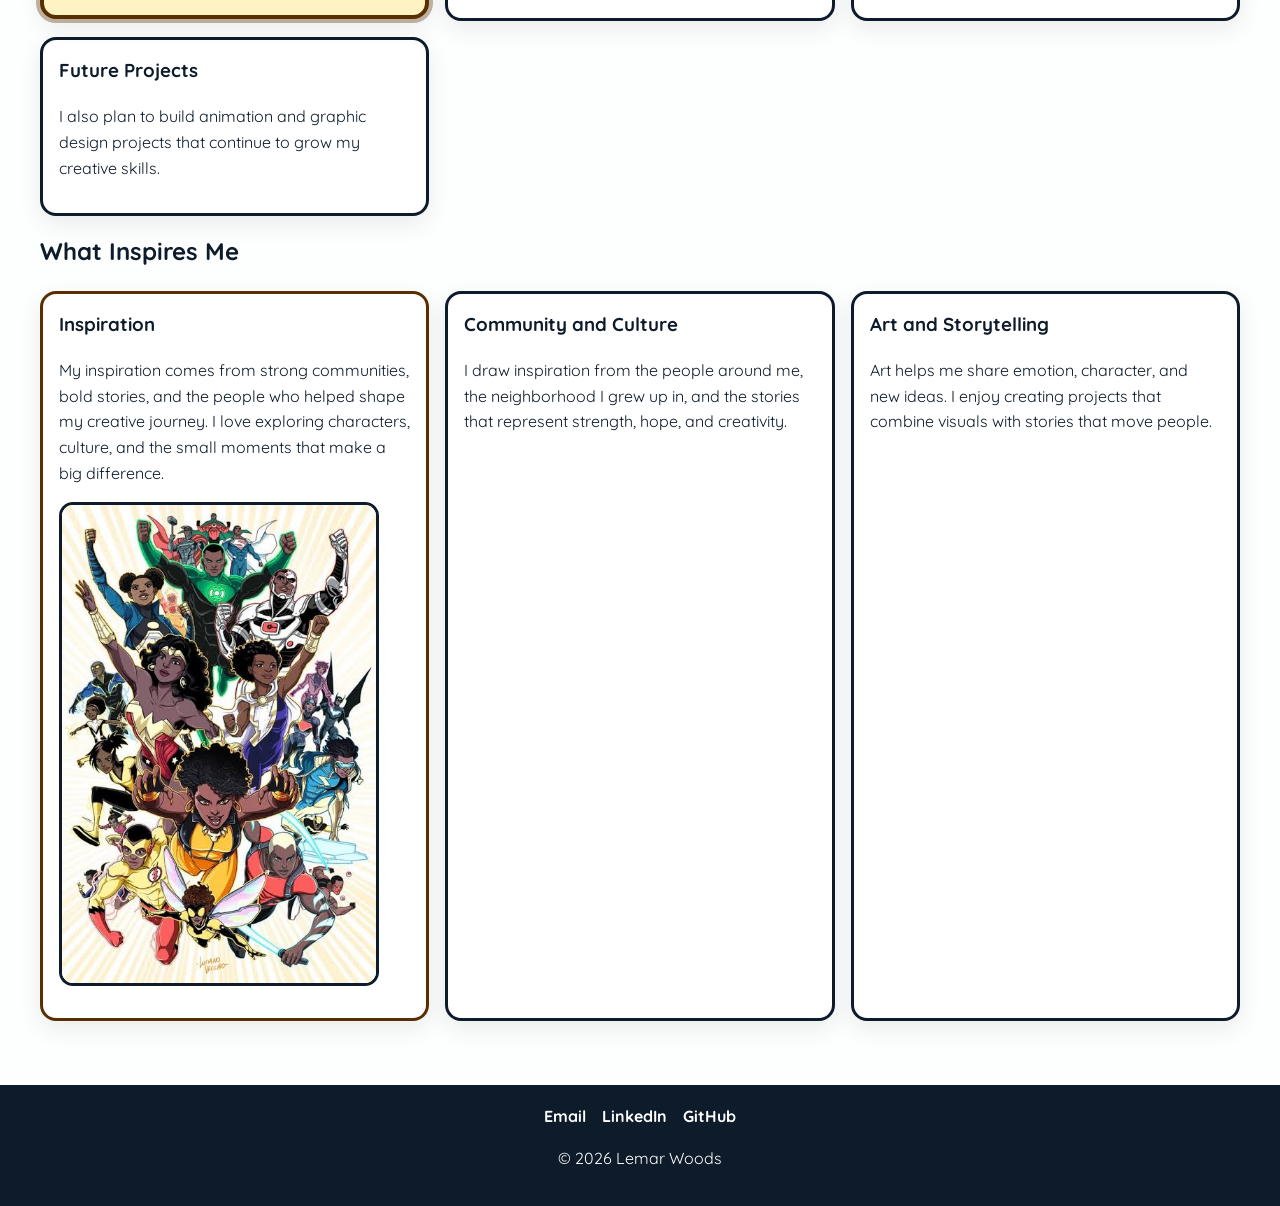
<file: pages/projects.html>
<!DOCTYPE html>
<!-- Updated: 2026-08-10 v2 -->
<html lang="en" dir="ltr">

<head>
    <meta charset="UTF-8">
    <meta name="viewport" content="width=device-width, initial-scale=1.0">
    <meta name="description" content="A collection of Lemar Woods' technical coursework and creative projects.">
    <title>My Projects | Lemar Woods</title>
    <link rel="preconnect" href="https://fonts.googleapis.com">
    <link rel="preconnect" href="https://fonts.gstatic.com" crossorigin>
    <link href="https://fonts.googleapis.com/css2?family=Pacifico&family=Quicksand:wght@400;500;700&display=swap"
        rel="stylesheet">
    <link rel="stylesheet" href="../assets/css/style.css">
</head>

<body>
    <a class="skip-link" href="#main-content-title">Skip to main content</a>
    <div class="page">
        <header class="site-header">
            <div class="header-row">
                <a class="site-brand" href="../index.html">
                    Lemar Woods
                    <span class="site-brand__subtitle">IT Support &amp; Technical Professional</span>
                </a>
                <div class="header-actions">
                    <button class="theme-toggle" type="button" aria-label="Switch to dark mode"
                        aria-pressed="false">🌙</button>
                    <button class="nav-toggle" type="button" aria-label="Toggle navigation"
                        aria-expanded="false">Menu</button>
                </div>
            </div>
            <nav class="top-nav" aria-label="Main navigation" aria-hidden="true">
                <a href="../index.html" class="nav-box">Home</a>
                <a href="./projects.html" class="nav-box" aria-current="page">Projects</a>
                <a href="./about.html" class="nav-box">About</a>
                <a href="../assets/documents/Lemar-Woods-Resume.pdf" class="nav-box" target="_blank"
                    rel="noopener noreferrer">Resume</a>
            </nav>
        </header>

        <main id="main-content">

            <section class="hero" aria-labelledby="main-content-title">

                <div class="hero-content">

                    <p class="tagline">
                        A growing collection of creative work
                    </p>

                    <h1 id="main-content-title" tabindex="-1">
                        My Projects
                    </h1>

                    <p>
                        These projects represent more than just completed work—they reflect my passion for storytelling,
                        creativity, and bringing ideas to life. I enjoy combining design and imagination to create
                        projects that entertain, inspire, and connect with people in memorable and meaningful ways.
                    </p>

                    <button class="toggle-highlight" type="button" aria-pressed="false">Toggle highlight</button>

                </div>

            </section>


            <section class="content-grid" aria-labelledby="work-heading">
                <h2 id="work-heading">My Creative Work</h2>

                <article class="card">

                    <h3>
                        My First Coloring Book Idea
                    </h3>

                    <p>
                        This is a colorful storybook-style project that celebrates creativity and personal experience of
                        my childhood growing up, my friends, and the neighborhood I grew up in. It also shows the
                        culture
                        and history of the people that lived in my neighborhood, the people that I grew up around, and
                        the
                        people that helped to shape me into the person that I am today. It also shows what inspired me
                        to
                        be creative and to be a creator, to help influence others to be creative, to help them grow in
                        their own creativity, and to help them be the best that they can be.
                    </p>

                    <img src="../assets/images/Lemars_Life_Story_Cover_Page.png"
                        alt="Cover image for Lemar's Life Story coloring book featuring a creative storybook design"
                        loading="lazy" decoding="async">

                </article>


                <article class="card">

                    <h3>
                        My Second Coloring Book Project
                    </h3>

                    <p>
                        <em>Lemar's Big Dream Lab</em> is a colorful adventure about robots, inventions, imagination,
                        and believing in big ideas.
                    </p>

                    <img class="project-image" src="../assets/images/Lemars_Big_Dream_Lab_Cover.png"
                        alt="Cover of Lemar's Big Dream Lab coloring book featuring a child, robot, Chicago skyline, and creative inventions"
                        loading="lazy" decoding="async">

                </article>


                <article class="card">

                    <h3>
                        Homework &amp; Coursework
                    </h3>

                    <p>
                        Explore my completed homework pages and Information Technology coursework, including hardware,
                        networking, troubleshooting, and cybersecurity fundamentals.
                    </p>

                    <a class="btn" href="https://lwoods05.github.io/Homeworks/" target="_blank"
                        rel="noopener noreferrer">View homework pages</a>

                </article>


                <article class="card">

                    <h3>
                        Future Projects
                    </h3>

                    <p>
                        I also plan to build animation and graphic design projects that continue to grow my creative
                        skills.
                    </p>

                </article>

            </section>


            <section class="content-grid" aria-labelledby="inspiration-heading">
                <h2 id="inspiration-heading">What Inspires Me</h2>

                <article class="card">

                    <h3>
                        Inspiration
                    </h3>

                    <p>
                        My inspiration comes from strong communities, bold stories, and the people who helped shape
                        my creative journey. I love exploring characters, culture, and the small moments that make a
                        big difference.
                    </p>
                    <img class="project-image" src="../assets/images/black_super_heroes.jpg"
                        alt="Illustration of a diverse team of Black superheroes flying into action" loading="lazy"
                        decoding="async">

                </article>


                <article class="card">

                    <h3>
                        Community and Culture
                    </h3>

                    <p>
                        I draw inspiration from the people around me, the neighborhood I grew up in, and the stories
                        that represent strength, hope, and creativity.
                    </p>

                </article>


                <article class="card">

                    <h3>
                        Art and Storytelling
                    </h3>

                    <p>
                        Art helps me share emotion, character, and new ideas. I enjoy creating projects that combine
                        visuals with stories that move people.
                    </p>

                </article>

            </section>

        </main>


        <footer>
            <ul class="footer-contact">
                <li><a href="mailto:Lemarws@gmail.com">Email</a></li>
                <li><a href="https://www.linkedin.com/in/lemar-woods-589570196" target="_blank"
                        rel="noopener noreferrer">LinkedIn</a></li>
                <li><a href="https://github.com/Lwoods05" target="_blank" rel="noopener noreferrer">GitHub</a></li>
            </ul>
            <p>&copy; <span id="current-year"></span> Lemar Woods</p>
            <button class="back-to-top" type="button" aria-label="Back to top" hidden>Back to top ↑</button>
        </footer>

    </div>
    <script src="../assets/js/site.js"></script>
</body>

</html>
</file>
<file: assets/css/style.css>
@import url('https://fonts.googleapis.com/css2?family=Pacifico&family=Quicksand:wght@400;500;700&display=swap');

:root {
    --navy: #0d1b2a;
    --gold: #5a2f00;
    --ink-strong: #102132;
    --placeholder-ink: #3d4f63;
    --danger: #8a1f17;
    --success: #1e6b3a;
    --light: #fdfefe;
    --white: #ffffff;
    --card-accent-bg: linear-gradient(135deg, #fffdf4 0%, #ffffff 100%);
    --fieldset-bg: linear-gradient(135deg, #f8fbff 0%, #ffffff 100%);
    --home-connect-bg: linear-gradient(135deg, #fff9f1 0%, #ffffff 100%);
    --read-more-border: rgba(13, 27, 42, 0.15);
    --nav-toggle-bg: rgba(255, 255, 255, 0.12);
    --nav-toggle-border: rgba(255, 255, 255, 0.35);
    --back-to-top-border: rgba(255, 255, 255, 0.45);
    --back-to-top-hover: rgba(255, 255, 255, 0.15);
    --shadow: 0 8px 24px rgba(0, 0, 0, 0.08);
}

body.dark-mode {
    --navy: #eaf1ff;
    --gold: #f7d27d;
    --ink-strong: #edf3ff;
    --placeholder-ink: #c2d1ec;
    --danger: #ff9d96;
    --success: #6fd99a;
    --light: #0b1220;
    --white: #142133;
    --card-accent-bg: linear-gradient(135deg, #18283e 0%, #142133 100%);
    --fieldset-bg: linear-gradient(135deg, #101c2c 0%, #142133 100%);
    --home-connect-bg: linear-gradient(135deg, #18283e 0%, #142133 100%);
    --read-more-border: rgba(234, 241, 255, 0.2);
    --nav-toggle-bg: rgba(0, 0, 0, 0.12);
    --nav-toggle-border: rgba(0, 0, 0, 0.25);
    --back-to-top-border: rgba(20, 33, 51, 0.45);
    --back-to-top-hover: rgba(0, 0, 0, 0.15);
    --shadow: 0 10px 28px rgba(0, 0, 0, 0.35);
}

* {
    box-sizing: border-box;
}

body {
    margin: 0;
    padding: 0;
    font-family: 'Quicksand', 'Segoe UI', Arial, sans-serif;
    background-color: var(--light);
    color: var(--navy);
    font-size: 16px;
    line-height: 1.6;
    min-width: 320px;
    transition: background-color 0.2s ease, color 0.2s ease;
}

a:hover,
a:focus-visible,
button:hover,
button:focus-visible,
.btn:hover,
.btn:focus-visible,
.nav-box:hover,
.nav-box:focus-visible,
.about-input:focus {
    outline: 3px solid var(--gold);
    outline-offset: 3px;
}

.skip-link {
    position: absolute;
    left: -9999px;
    top: 0;
    background-color: var(--navy);
    color: var(--white);
    padding: 0.75rem 1rem;
    z-index: 100;
    border-radius: 0 0 0.75rem 0;
}

.skip-link:focus,
.skip-link:focus-visible {
    left: 0;
    outline: 3px solid var(--gold);
    outline-offset: 0;
}

img {
    display: block;
    width: 100%;
    height: auto;
    margin: 0;
    border: 4px solid var(--navy);
    border-radius: 12px;
}

a {
    color: inherit;
    text-decoration: none;
}

.page {
    min-height: 100vh;
    width: 100%;
    max-width: 100%;
}

.site-header {
    background-color: var(--navy);
    color: var(--white);
    padding: 1rem 1.25rem;
    position: sticky;
    top: 0;
    z-index: 10;
    box-shadow: var(--shadow);
}

.header-row {
    display: flex;
    align-items: center;
    justify-content: space-between;
    gap: 0.75rem;
}

.header-actions {
    display: flex;
    align-items: center;
    gap: 0.5rem;
}

.site-header .site-brand {
    display: block;
    margin: 0;
    text-align: center;
    color: var(--white);
    font-family: 'Pacifico', cursive;
    font-size: clamp(1.8rem, 5vw, 2.4rem);
    font-weight: 700;
}

.site-header .site-brand:hover,
.site-header .site-brand:focus-visible {
    color: var(--white);
    text-decoration: underline;
    text-underline-offset: 0.25rem;
}

.site-brand__subtitle {
    display: block;
    font-family: 'Quicksand', sans-serif;
    font-size: 0.85rem;
    font-weight: 500;
    letter-spacing: 0.02em;
    text-decoration: none;
}

.top-nav {
    display: flex;
    flex-wrap: wrap;
    justify-content: center;
    gap: 0.6rem;
    margin-top: 0.75rem;
}

.nav-toggle,
.theme-toggle,
.read-more-toggle {
    border: 2px solid var(--white);
    background-color: var(--white);
    color: var(--navy);
    border-radius: 999px;
    font: inherit;
    font-weight: 700;
    cursor: pointer;
    transition: transform 0.2s ease, background-color 0.2s ease;
}

.nav-toggle,
.theme-toggle {
    padding: 0.5rem 0.8rem;
    min-width: 52px;
    display: inline-flex;
    align-items: center;
    justify-content: center;
    font-size: 0.9rem;
}

.read-more-toggle {
    padding: 0.5rem 0.9rem;
    border-color: var(--navy);
    background-color: transparent;
    color: var(--navy);
    margin-top: 0.75rem;
}

.toggle-highlight {
    display: inline-block;
    width: max-content;
    padding: 0.7rem 1rem;
    margin-top: 0.75rem;
    border: 2px solid var(--navy);
    border-radius: 999px;
    background-color: var(--white);
    color: var(--navy);
    font: inherit;
    font-weight: 700;
    cursor: pointer;
}

.nav-box {
    background-color: var(--white);
    color: var(--navy);
    border: 2px solid var(--navy);
    padding: 0.7rem 0.9rem;
    border-radius: 999px;
    font-weight: 700;
    min-width: 90px;
    text-align: center;
    transition: transform 0.2s ease, background-color 0.2s ease;
    font: inherit;
    cursor: pointer;
}

.nav-box[aria-current="page"] {
    background-color: var(--navy);
    color: var(--white);
}

.nav-box:hover,
.nav-box:focus-visible {
    background-color: var(--navy);
    color: var(--white);
    transform: translateY(-2px);
    outline: none;
}

main {
    padding: 1rem 0.75rem 2rem;
}

.hero {
    display: grid;
    gap: 1rem;
    max-width: 1200px;
    margin: 0 auto;
    background-color: var(--white);
    border: 4px solid var(--navy);
    border-radius: 18px;
    padding: 1rem;
    box-shadow: var(--shadow);
}

.hero-content {
    display: flex;
    flex-direction: column;
    justify-content: center;
    gap: 0.75rem;
}

.hero-actions {
    display: flex;
    flex-wrap: wrap;
    gap: 0.75rem;
}

.tagline {
    margin: 0;
    color: var(--navy);
    font-weight: 700;
    font-size: 1.05rem;
}

.hero h2 {
    margin: 0;
    color: var(--navy);
    font-family: 'Pacifico', cursive;
    font-size: clamp(1.4rem, 4vw, 1.9rem);
}

.hero p {
    margin: 0;
}

.btn {
    display: inline-block;
    width: max-content;
    background-color: var(--navy);
    color: var(--white);
    padding: 0.8rem 1.1rem;
    border: none;
    border-radius: 999px;
    font-weight: 700;
    margin-top: 0.25rem;
    cursor: pointer;
    font: inherit;
}

.btn:hover {
    background-color: var(--gold);
    color: var(--white);
}

.nav-toggle:hover,
.nav-toggle:focus-visible,
.theme-toggle:hover,
.theme-toggle:focus-visible,
.read-more-toggle:hover,
.read-more-toggle:focus-visible {
    transform: translateY(-2px);
    outline: none;
}

.btn--secondary {
    background-color: var(--gold);
    color: var(--white);
}

.btn--secondary:hover {
    background-color: var(--navy);
    color: var(--white);
}

.hero img {
    border-color: var(--gold);
}

.content-grid {
    display: grid;
    gap: 1rem;
    max-width: 1200px;
    margin: 1rem auto 0;
}

.content-grid h2,
.about-grid h2 {
    grid-column: 1 / -1;
    margin: 0 0 0.25rem;
    color: var(--navy);
    font-size: clamp(1.2rem, 3vw, 1.5rem);
}

.card {
    background-color: var(--white);
    padding: 1rem;
    border-radius: 16px;
    box-shadow: var(--shadow);
    border: 3px solid var(--navy);
    transition: transform 0.2s ease, border-color 0.2s ease, box-shadow 0.2s ease;
}

.card.is-featured,
.about-card.is-featured {
    background-color: #fff3c4;
    color: #3d2400;
    border-color: var(--gold);
    border-width: 4px;
    box-shadow: 0 0 0 4px rgba(90, 47, 0, 0.35), var(--shadow);
    transform: translateY(-2px);
}

.card.is-featured h2,
.card.is-featured h3,
.card.is-featured p,
.card.is-featured li,
.card.is-featured .about-label,
.card.is-featured .about-help-text,
.about-card.is-featured h2,
.about-card.is-featured h3,
.about-card.is-featured p,
.about-card.is-featured li,
.about-card.is-featured .about-label,
.about-card.is-featured .about-help-text {
    color: #3d2400;
}

.card.is-featured .read-more-toggle,
.about-card.is-featured .read-more-toggle {
    color: #3d2400;
    border-color: #3d2400;
}

.card.is-featured .btn,
.about-card.is-featured .btn {
    background-color: #3d2400;
    color: #fff3c4;
}

.card.is-featured .btn:hover,
.about-card.is-featured .btn:hover {
    background-color: #5a2f00;
    color: #ffffff;
}

.card h3 {
    margin-top: 0;
    color: var(--navy);
}

.project-list {
    padding-left: 1.2rem;
    margin: 0;
}

.project-list li {
    margin-bottom: 0.75rem;
}

.project-list .project-image-item {
    list-style: none;
    margin: 0;
    padding: 0;
}

.project-image {
    display: block;
    width: 100%;
    max-width: 320px;
    margin: 0.75rem 0 1rem;
    border: 3px solid var(--navy);
    border-radius: 14px;
}

.card:nth-child(2) {
    border-color: var(--gold);
}

.about-hero {
    display: grid;
    gap: 1rem;
    max-width: 1200px;
    margin: 0 auto;
    background-color: var(--white);
    border: 4px solid var(--navy);
    border-radius: 18px;
    padding: 1.25rem;
    box-shadow: var(--shadow);
}

.about-hero__content {
    display: flex;
    flex-direction: column;
    gap: 0.75rem;
}

.about-card {
    background-color: var(--white);
    padding: 1rem;
    border-radius: 16px;
    box-shadow: var(--shadow);
    border: 3px solid var(--navy);
}

.about-card--accent {
    border-color: var(--gold);
    background: var(--card-accent-bg);
}

.about-card h2,
.about-card h3 {
    margin-top: 0;
    color: var(--navy);
}

.about-list {
    margin: 0;
    padding-left: 1.2rem;
    display: grid;
    gap: 0.55rem;
}

.about-grid {
    display: grid;
    gap: 1rem;
    max-width: 1200px;
    margin: 1rem auto 0;
}

.resume-grid {
    scroll-margin-top: 7rem;
}

.resume-grid .about-card {
    height: 100%;
}

.resume-grid__full {
    grid-column: 1 / -1;
}

.resume-grid__full p {
    margin-bottom: 0.35rem;
}

.resume-grid__full .about-list {
    margin-bottom: 1rem;
}

.resume-grid__full .about-list:last-child {
    margin-bottom: 0;
}

.about-form {
    margin: 0;
}

.about-fieldset {
    border: 3px solid var(--navy);
    border-radius: 14px;
    padding: 1rem;
    background: var(--fieldset-bg);
}

.about-fieldset legend {
    padding: 0 0.5rem;
    font-weight: 700;
    color: var(--navy);
    background-color: var(--white);
    border: 2px solid var(--gold);
    border-radius: 999px;
}

.about-label {
    display: block;
    font-weight: 700;
    color: var(--navy);
    margin-bottom: 0.4rem;
}

.about-help-text {
    margin: 0 0 0.8rem;
    color: var(--ink-strong);
    font-size: 0.95rem;
}

.about-form-group {
    margin-bottom: 0.8rem;
}

.about-input {
    width: 100%;
    padding: 0.7rem 0.85rem;
    border: 2px solid var(--navy);
    border-radius: 10px;
    font: inherit;
    color: var(--navy);
    background-color: var(--white);
}

.about-input::placeholder {
    color: var(--placeholder-ink);
    opacity: 1;
}

.about-input:focus {
    outline: none;
    border-color: var(--gold);
    box-shadow: 0 0 0 3px rgba(244, 208, 63, 0.25);
}

.about-input[aria-invalid="true"] {
    border-color: var(--danger);
}

.about-actions {
    display: flex;
    flex-wrap: wrap;
    gap: 0.75rem;
    margin-top: 0.75rem;
}

.error-message {
    color: var(--danger);
    font-size: 0.9rem;
    margin: 0.25rem 0 0;
}

.form-success-message {
    color: var(--success);
    font-size: 0.9rem;
    margin: 0.75rem 0 0;
}

.home-connect {
    margin-top: 1.25rem;
}

.home-connect__card {
    border-color: var(--gold);
    background: var(--home-connect-bg);
}

.home-connect .about-fieldset {
    background: var(--fieldset-bg);
    border-color: var(--gold);
}

.home-connect .about-help-text {
    color: var(--ink-strong);
}

.home-connect .about-input {
    border-width: 2px;
}

.read-more-content {
    margin-top: 0.75rem;
    padding-top: 0.75rem;
    border-top: 2px solid var(--read-more-border);
}

footer {
    background-color: var(--navy);
    color: var(--white);
    text-align: center;
    padding: 1.2rem 1rem;
    margin-top: 1.5rem;
}

.footer-contact {
    display: flex;
    flex-wrap: wrap;
    justify-content: center;
    gap: 1rem;
    list-style: none;
    margin: 0 0 0.75rem;
    padding: 0;
}

.footer-contact a {
    color: var(--white);
    font-weight: 700;
}

.footer-contact a:hover,
.footer-contact a:focus-visible {
    text-decoration-thickness: 2px;
}

.hero-actions {
    display: flex;
    flex-wrap: wrap;
    gap: 0.75rem;
    margin: 0.75rem 0;
}

.contact-links {
    display: flex;
    flex-wrap: wrap;
    justify-content: center;
    gap: 0.75rem;
    list-style: none;
    margin: 0 0 1rem;
    padding: 0;
}

.back-to-top {
    margin-top: 0.75rem;
    padding: 0.5rem 1.1rem;
    border-radius: 999px;
    border: 2px solid var(--back-to-top-border);
    background: transparent;
    color: var(--white);
    font-family: inherit;
    font-size: 0.9rem;
    cursor: pointer;
    transition: background-color 0.18s ease, transform 0.18s ease;
}

.back-to-top:hover {
    background-color: var(--back-to-top-hover);
    transform: translateY(-2px);
}

@media (max-width: 767px) {
    .header-row {
        align-items: flex-start;
    }

    .site-header {
        padding-bottom: 0.9rem;
    }

    .top-nav {
        display: none;
        flex-direction: column;
        align-items: stretch;
        margin-top: 0.75rem;
        padding: 0.5rem;
        border-radius: 14px;
        background: rgba(255, 255, 255, 0.08);
        border: 1px solid rgba(255, 255, 255, 0.12);
        box-shadow: inset 0 1px 0 rgba(255, 255, 255, 0.08);
    }

    .top-nav.is-open {
        display: flex;
    }

    .nav-box {
        display: block;
        width: 100%;
        padding: 0.85rem 1rem;
        border-radius: 12px;
        background-color: var(--white);
        color: var(--navy);
        font-size: 1rem;
    }

    .nav-box[aria-current="page"] {
        background-color: var(--navy);
        color: var(--white);
    }

    .nav-toggle {
        display: inline-flex;
        background-color: var(--nav-toggle-bg);
        border-color: var(--nav-toggle-border);
        color: var(--white);
    }
}

@media (prefers-reduced-motion: reduce) {

    *,
    *::before,
    *::after {
        scroll-behavior: auto !important;
        transition-duration: 0.01ms !important;
        animation-duration: 0.01ms !important;
        animation-iteration-count: 1 !important;
    }
}

@media (min-width: 768px) {
    .nav-toggle {
        display: none;
    }

    .top-nav {
        display: flex !important;
    }

    main {
        padding: 1.5rem 1.25rem 2.5rem;
    }

    .hero {
        grid-template-columns: 1.2fr 0.8fr;
        padding: 1.5rem;
        align-items: center;
    }

    .content-grid {
        grid-template-columns: repeat(2, minmax(0, 1fr));
    }

    .content-grid .card:last-child {
        grid-column: 1 / -1;
    }

    .about-hero {
        grid-template-columns: 1.2fr 0.8fr;
        align-items: start;
    }

    .about-grid {
        grid-template-columns: repeat(2, minmax(0, 1fr));
    }

    .about-grid .about-card:last-child {
        grid-column: 1 / -1;
    }

    .resume-grid__full {
        grid-column: 1 / -1;
    }
}

@media (min-width: 1200px) {
    .site-header {
        padding: 1.2rem 2rem;
    }

    .top-nav {
        justify-content: flex-end;
    }

    .hero {
        grid-template-columns: 1.1fr 0.9fr;
        padding: 2rem;
    }

    .content-grid {
        grid-template-columns: repeat(3, minmax(0, 1fr));
    }

    .content-grid .card:last-child {
        grid-column: auto;
    }

    .about-grid {
        grid-template-columns: repeat(3, minmax(0, 1fr));
    }

    .about-grid .about-card:last-child {
        grid-column: auto;
    }

    .resume-grid__full {
        grid-column: 1 / -1;
    }
}
</file>
